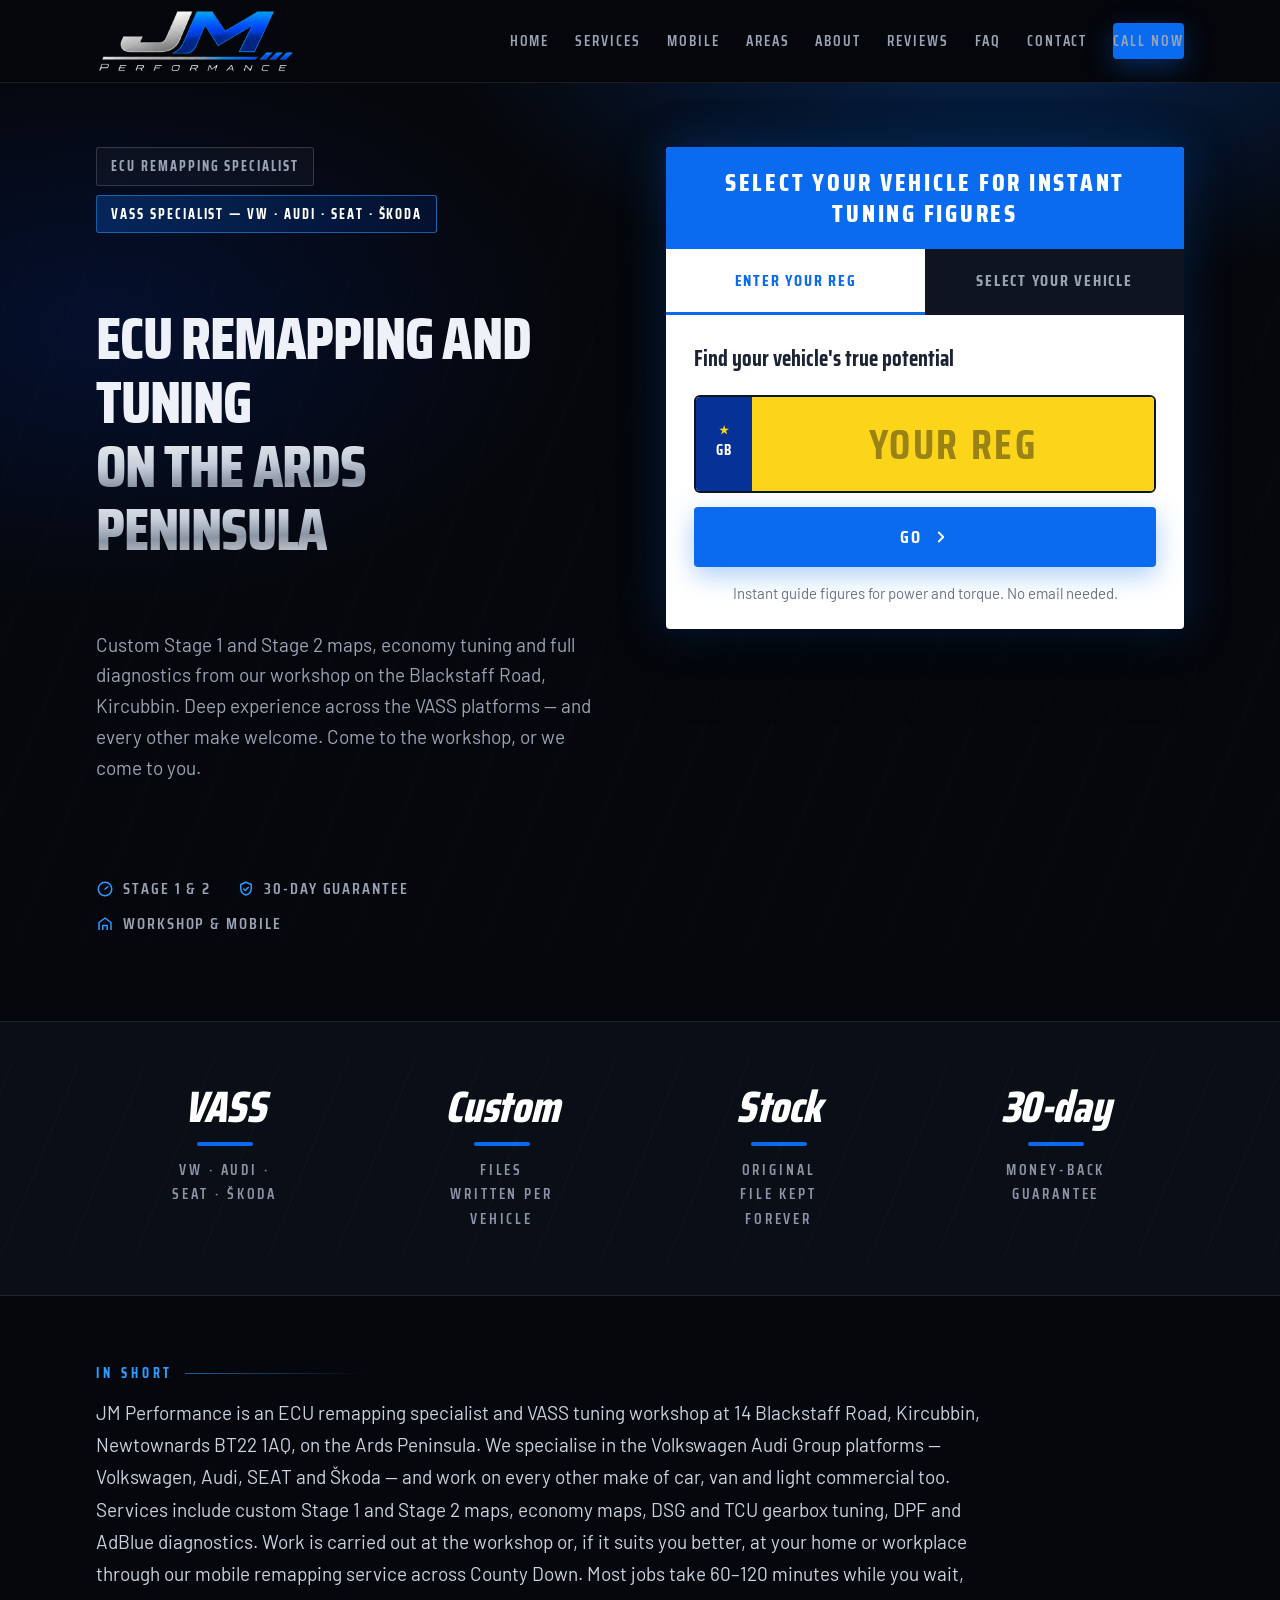
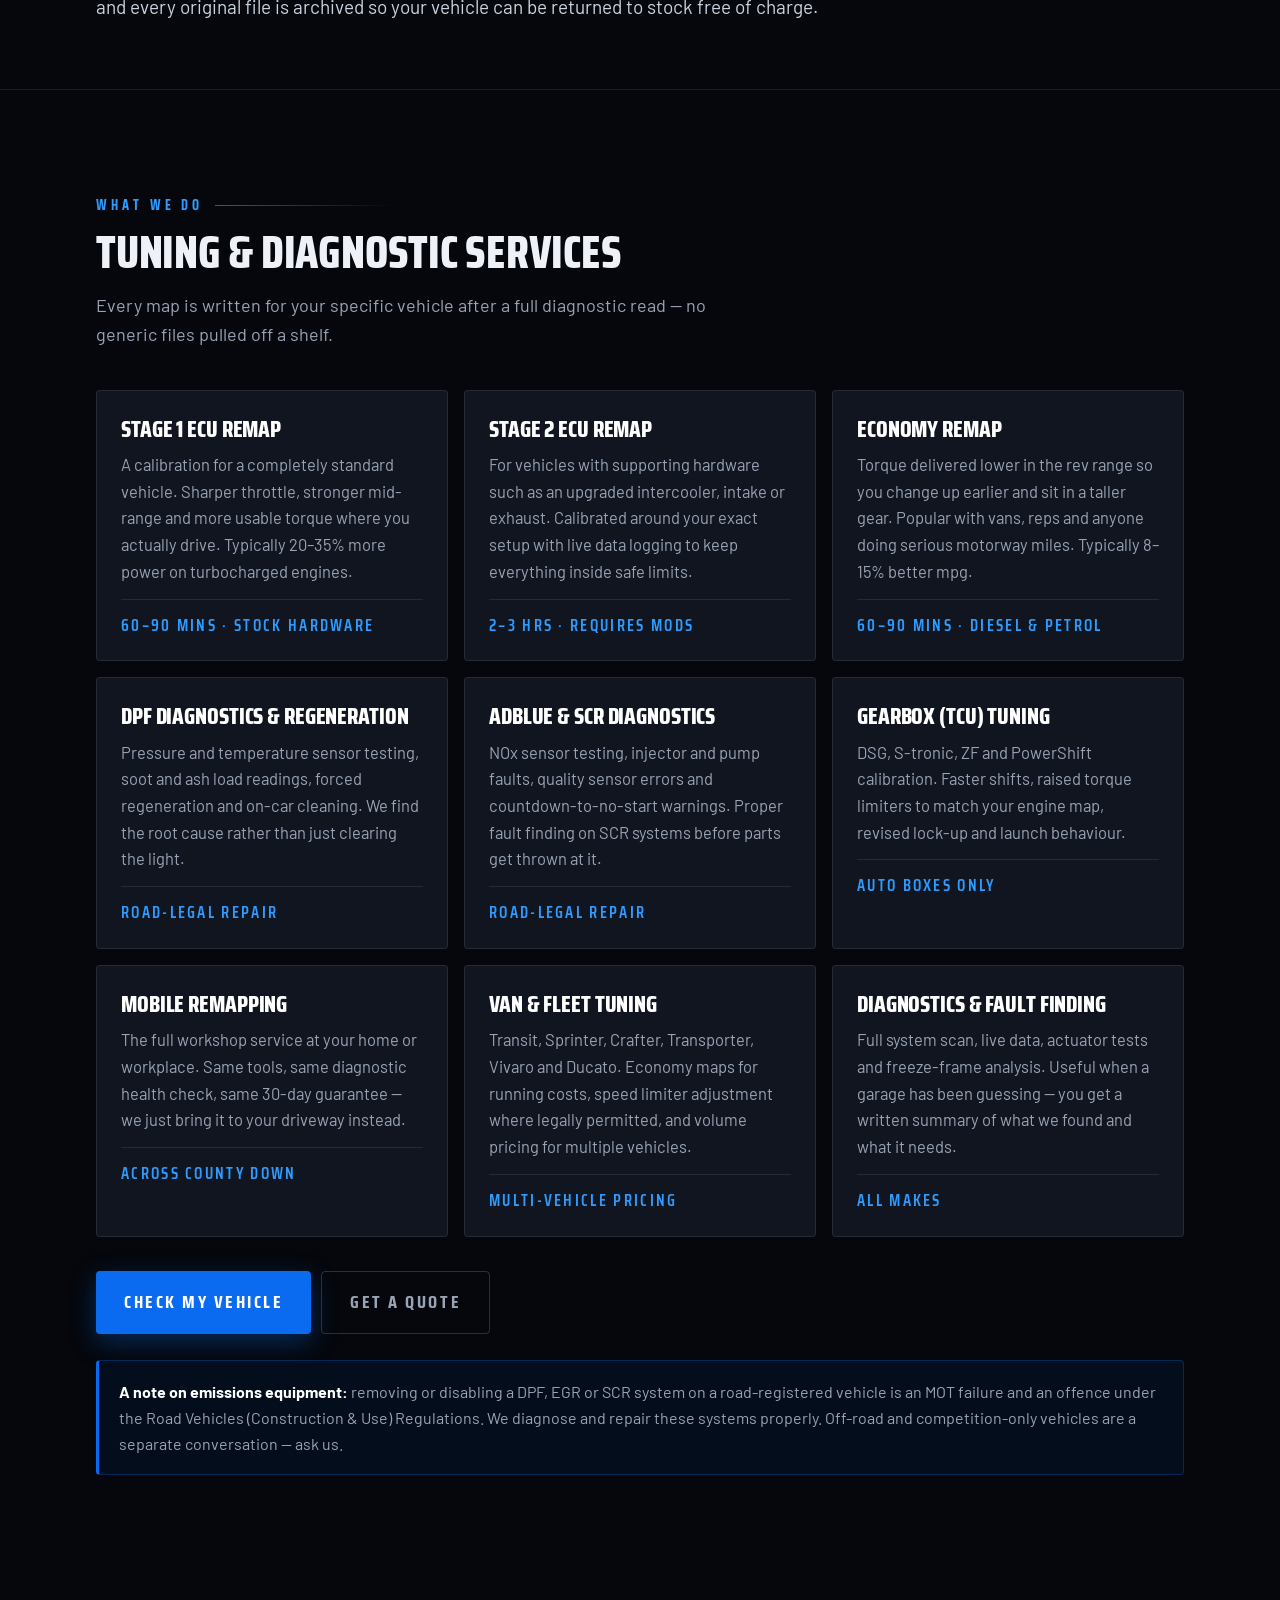
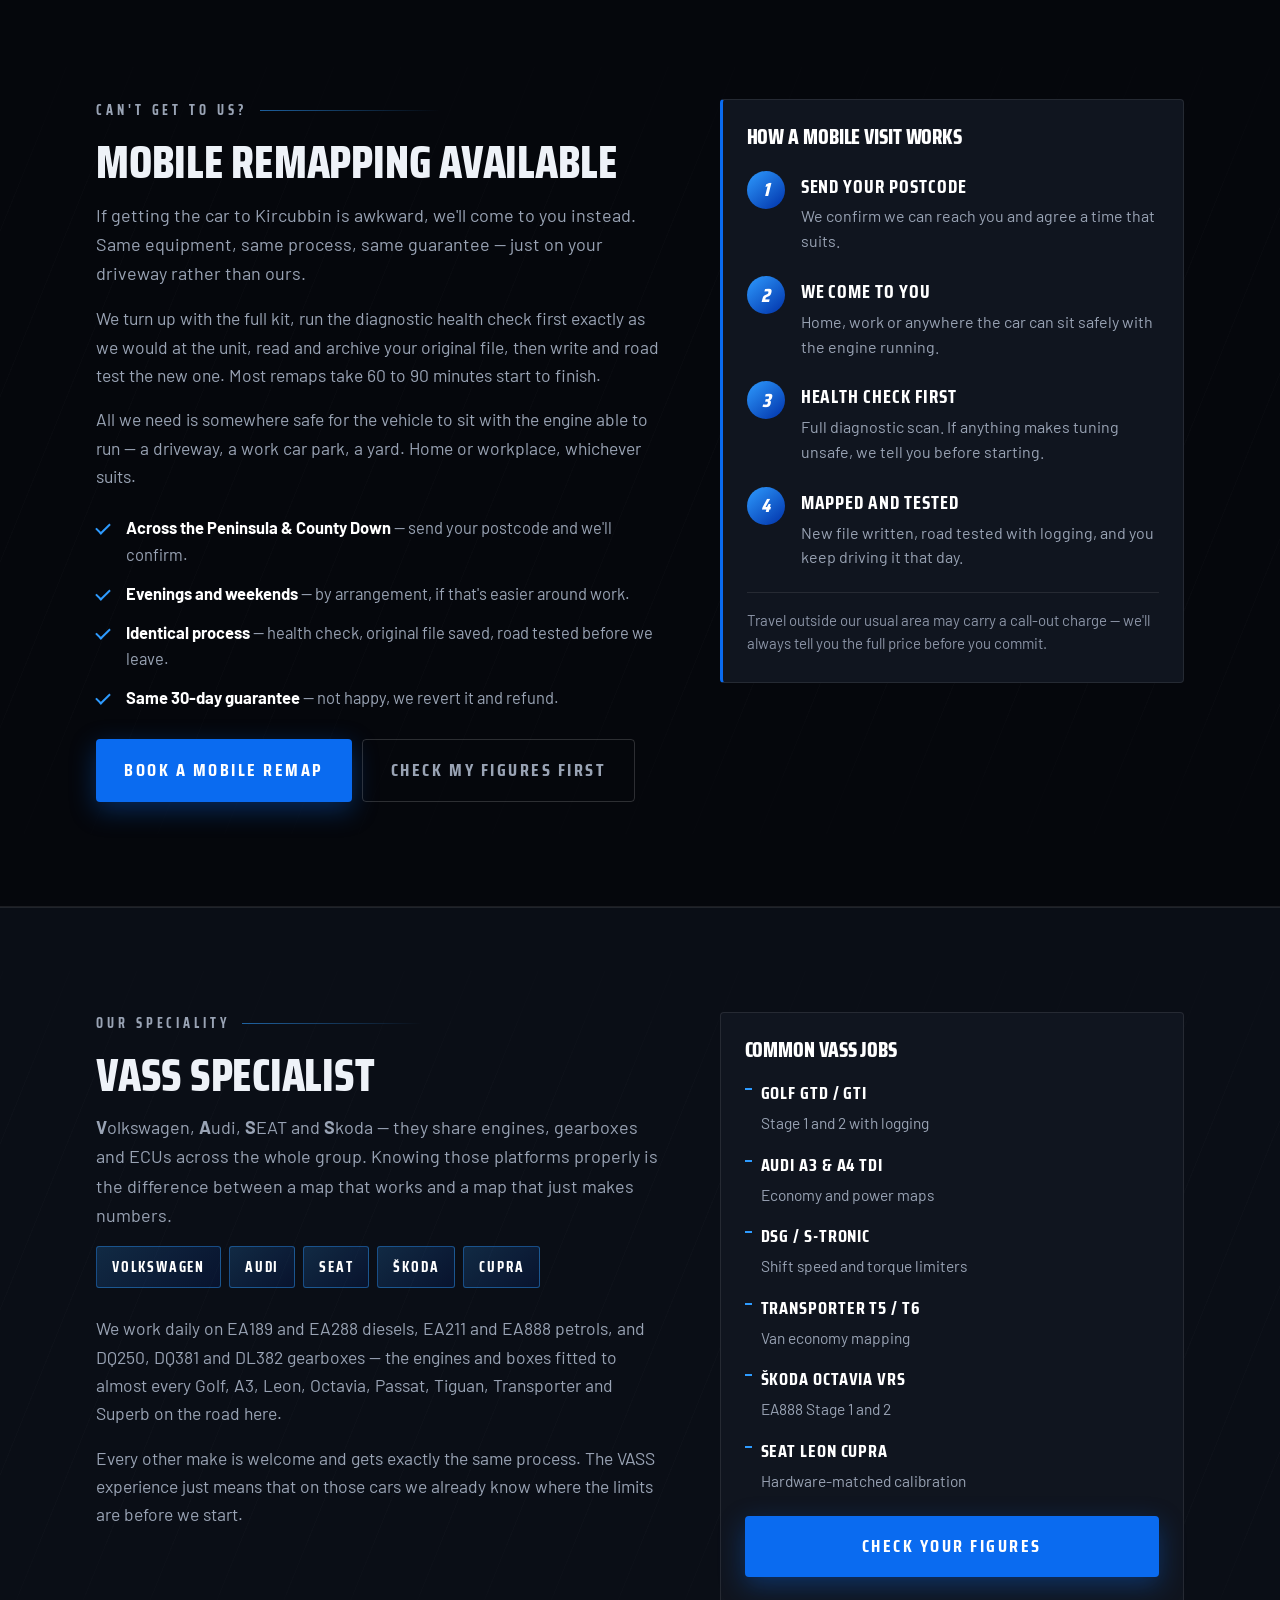
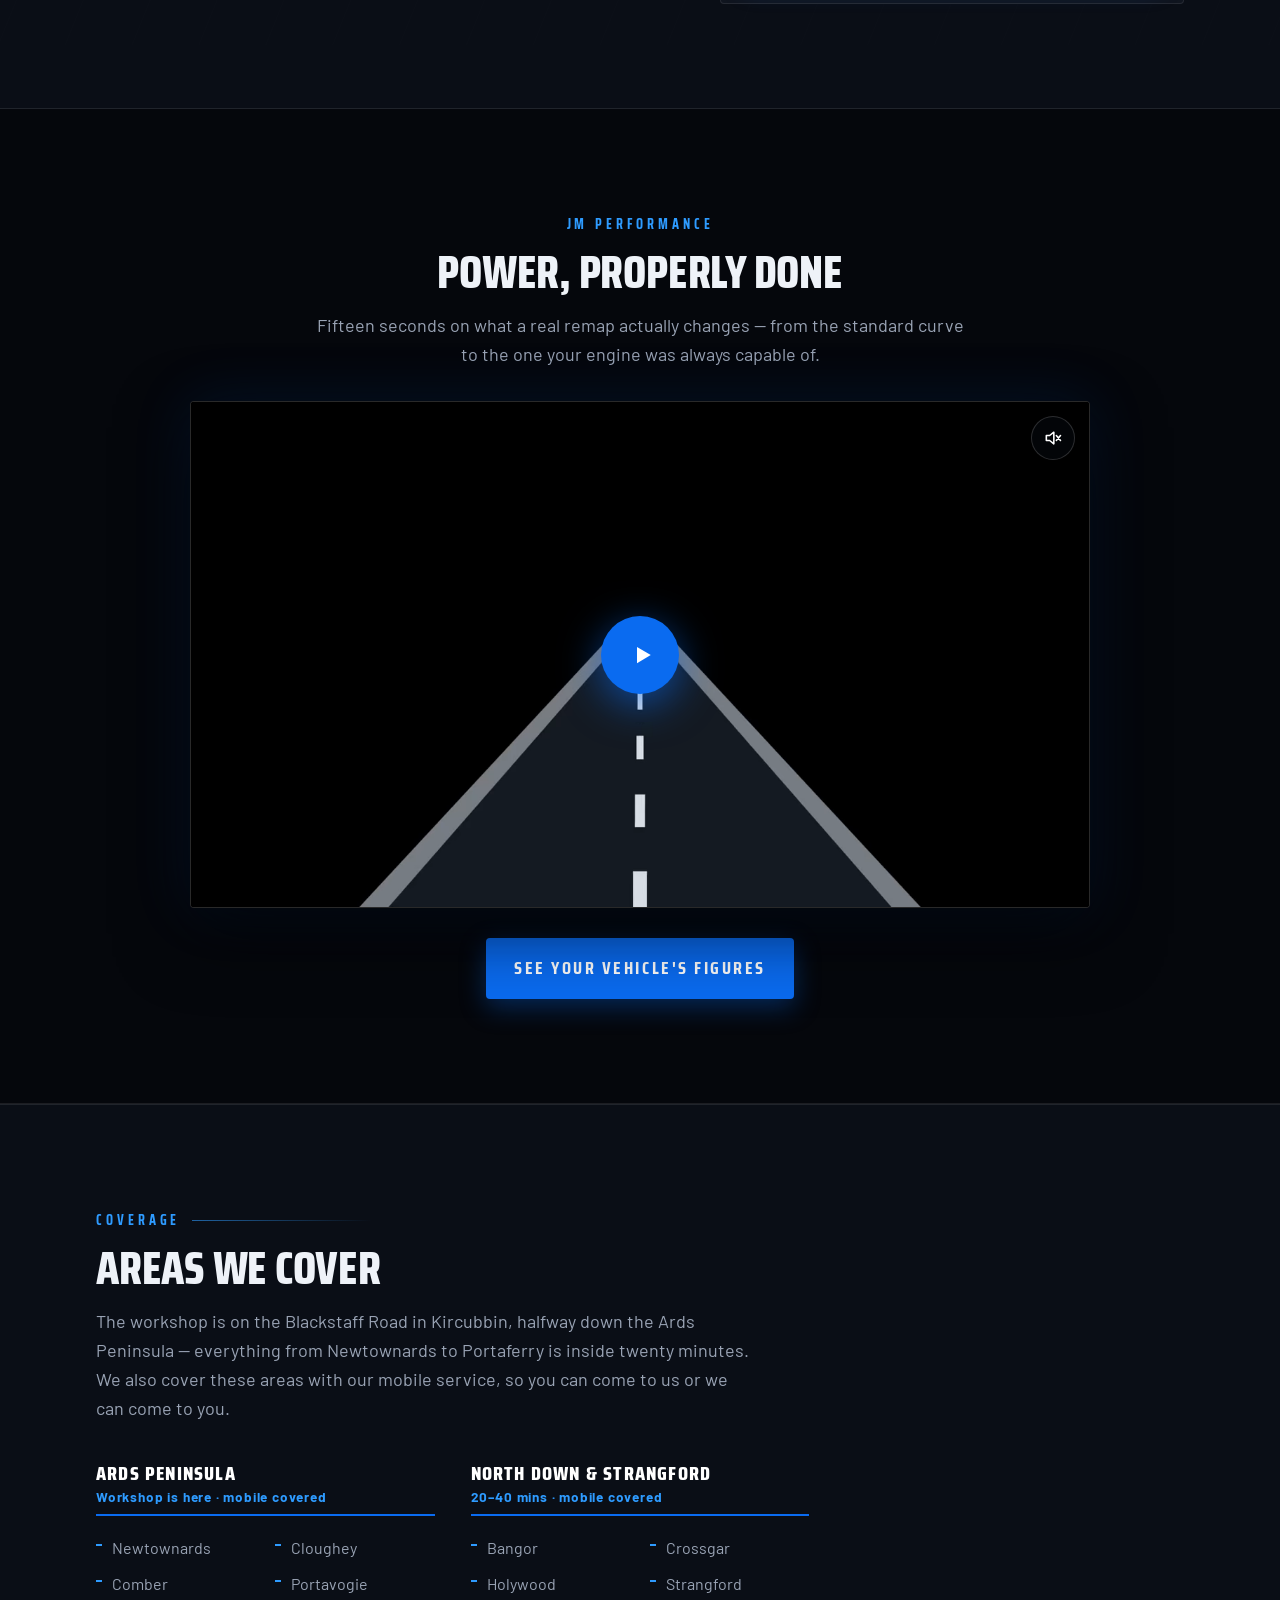
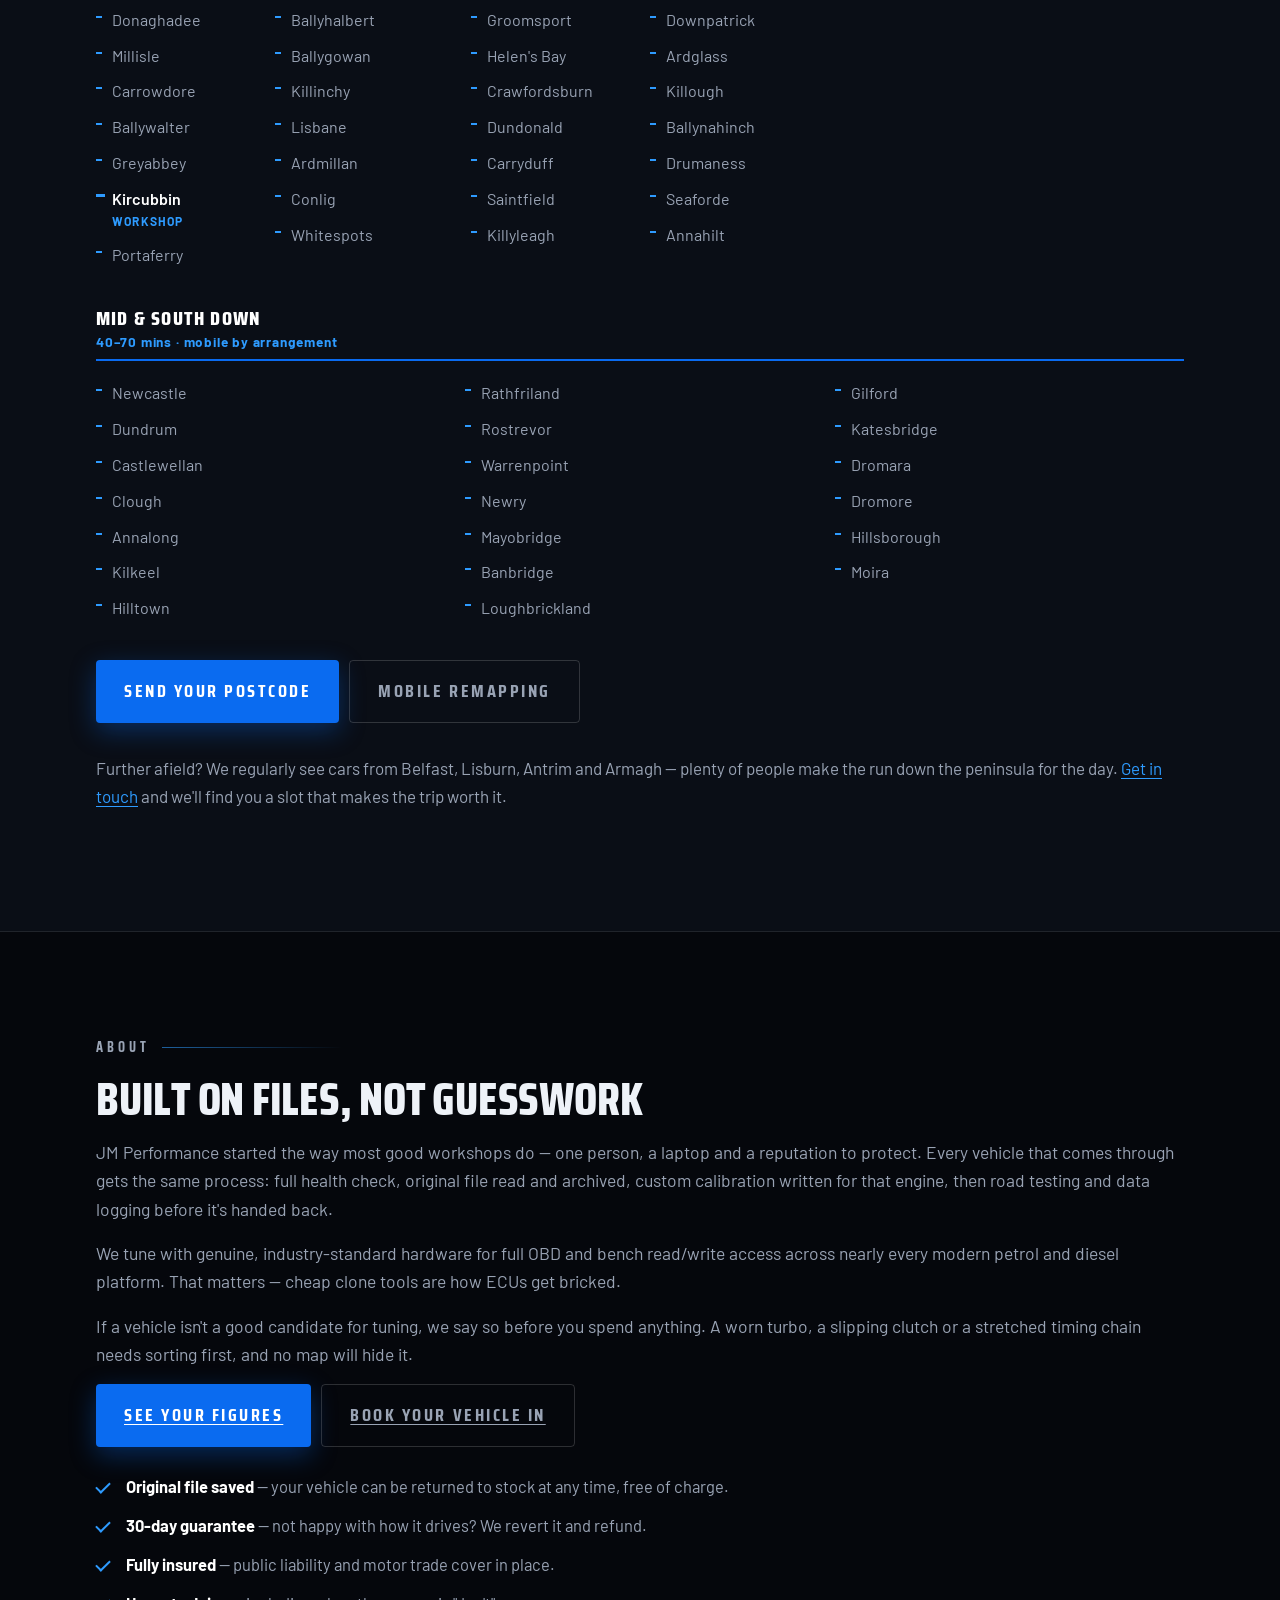
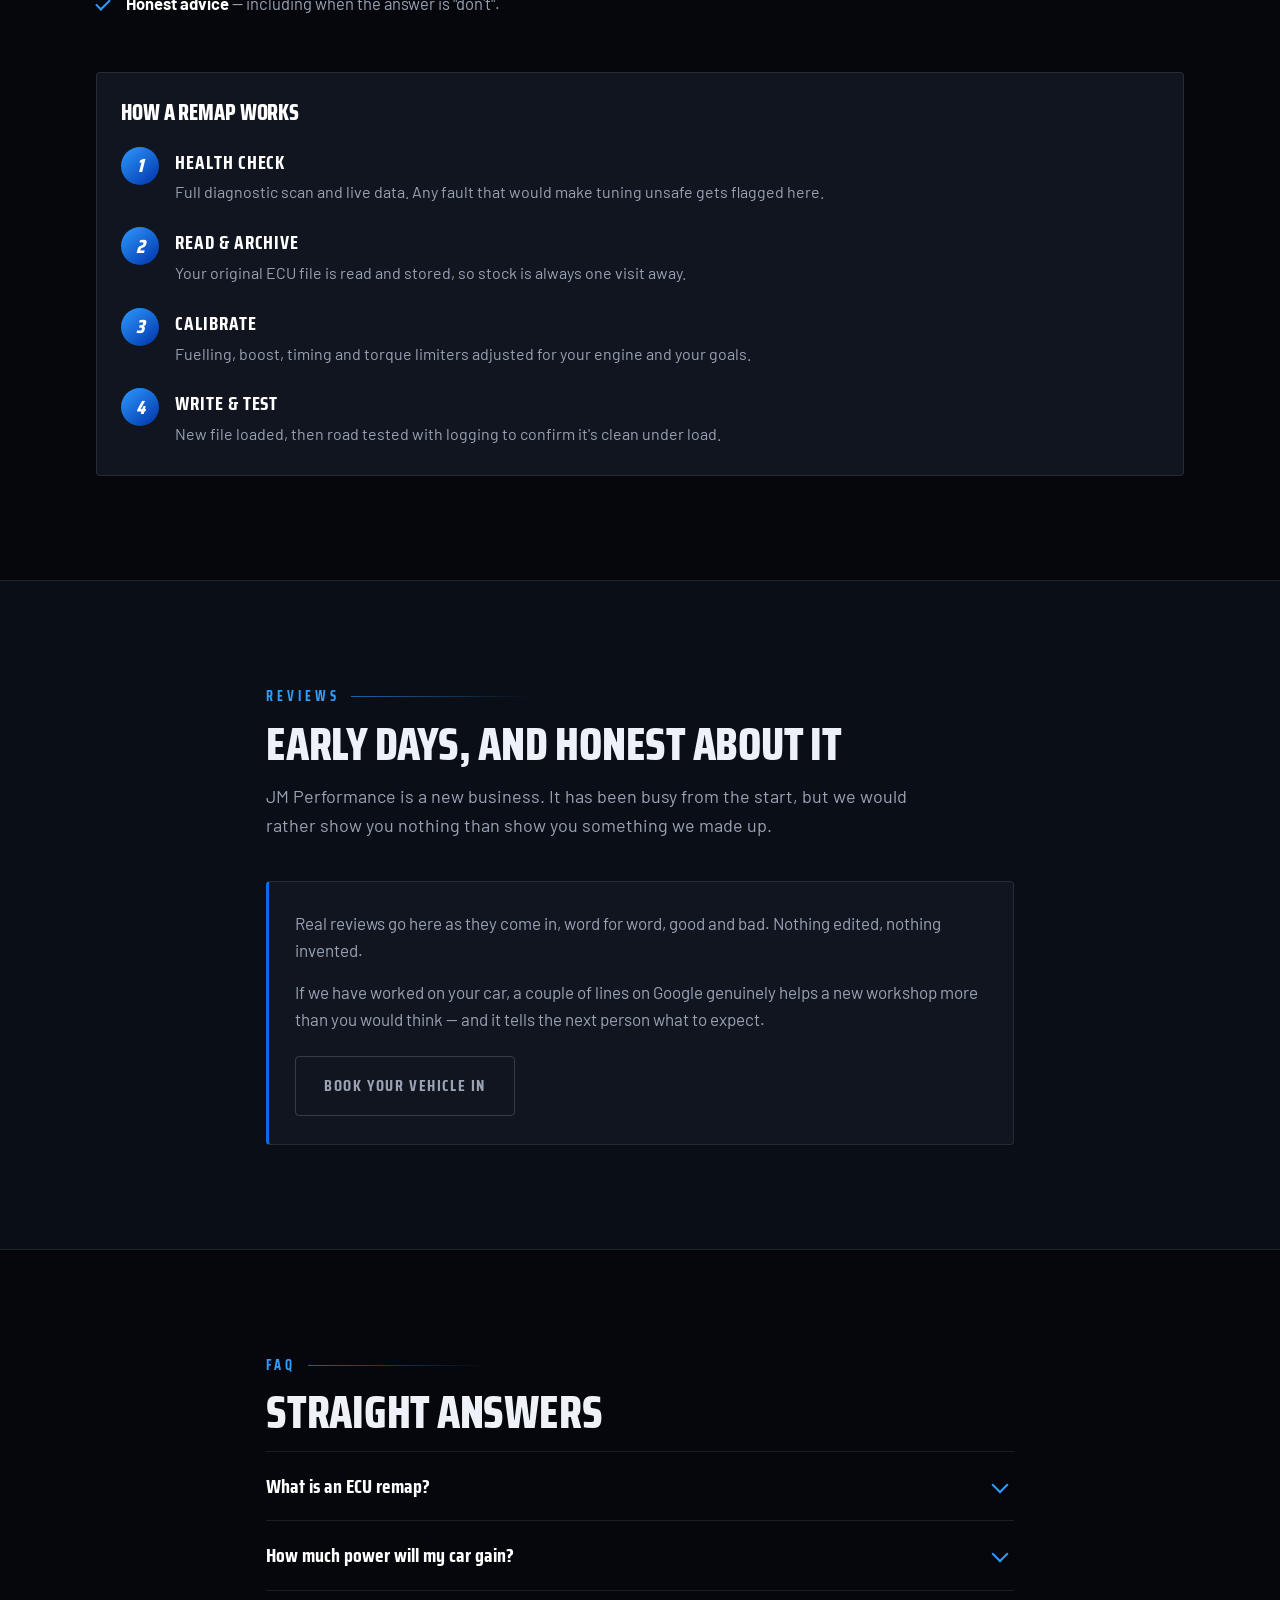
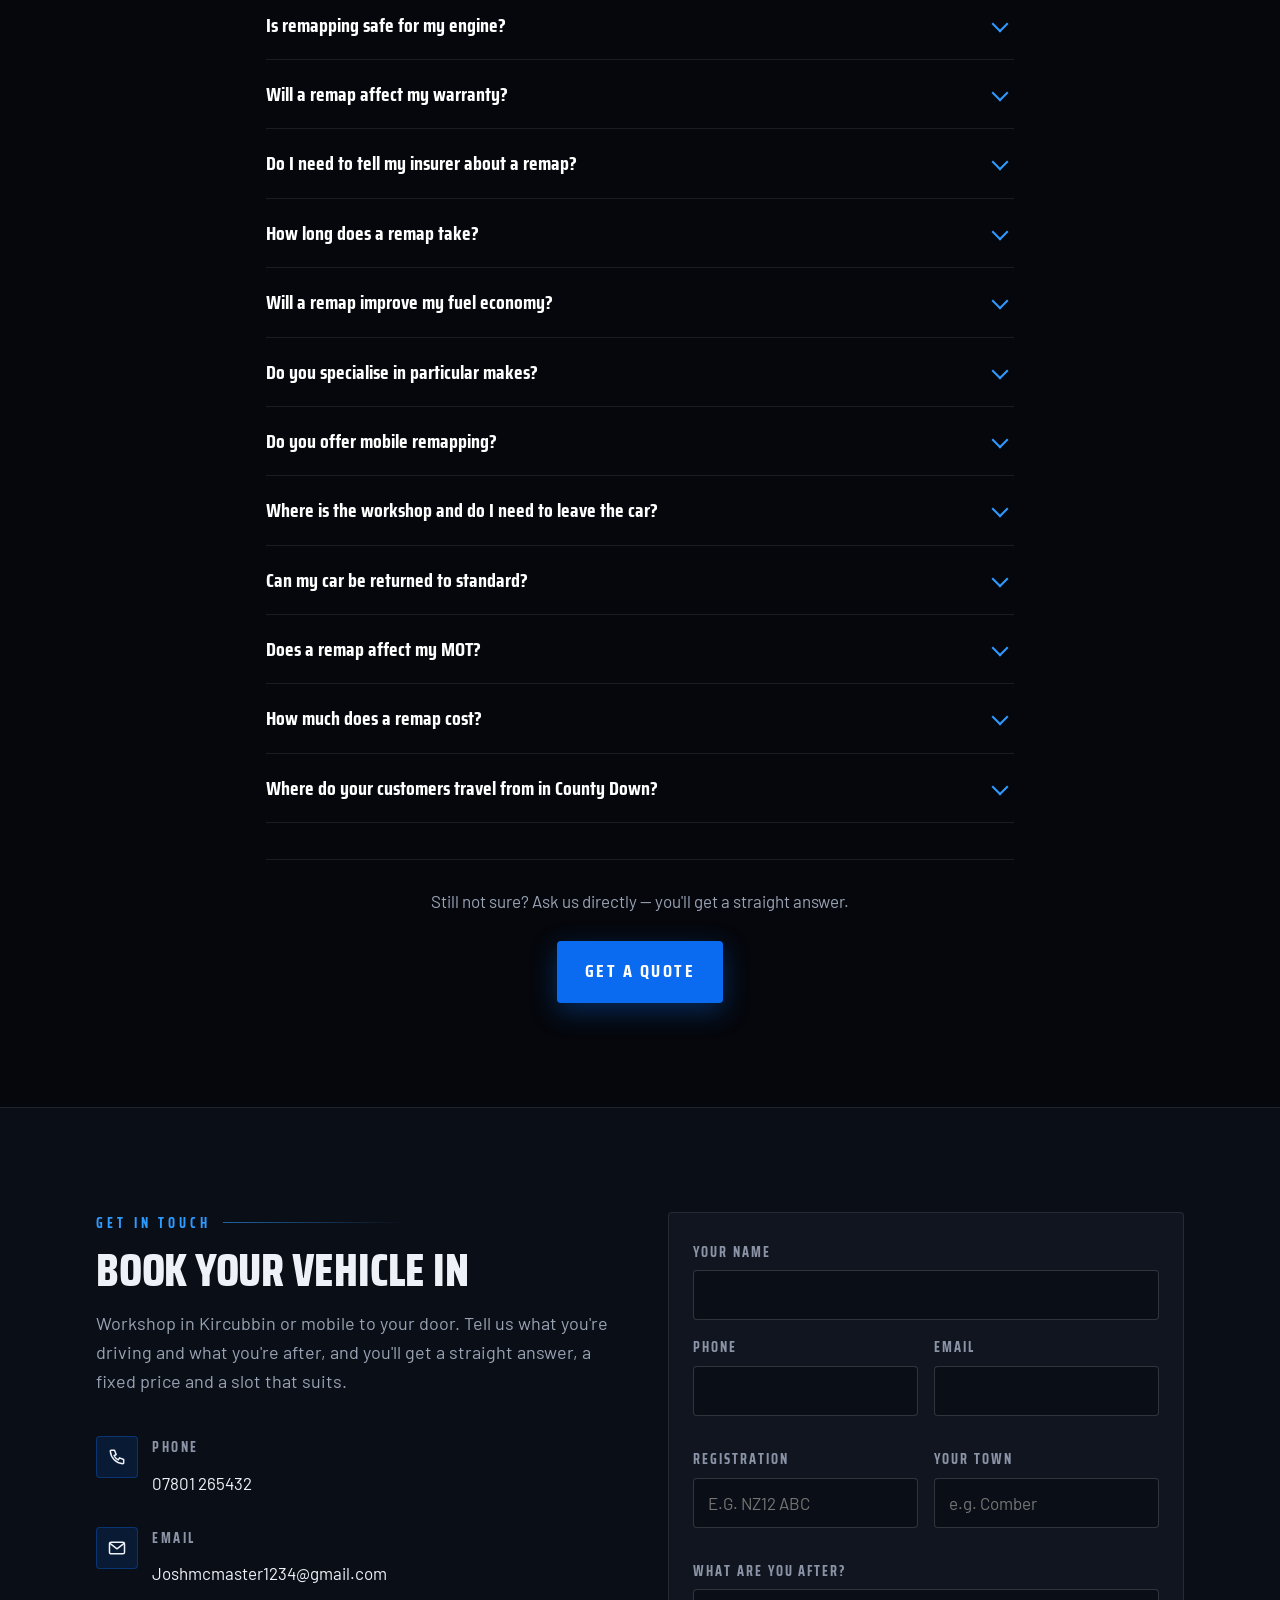
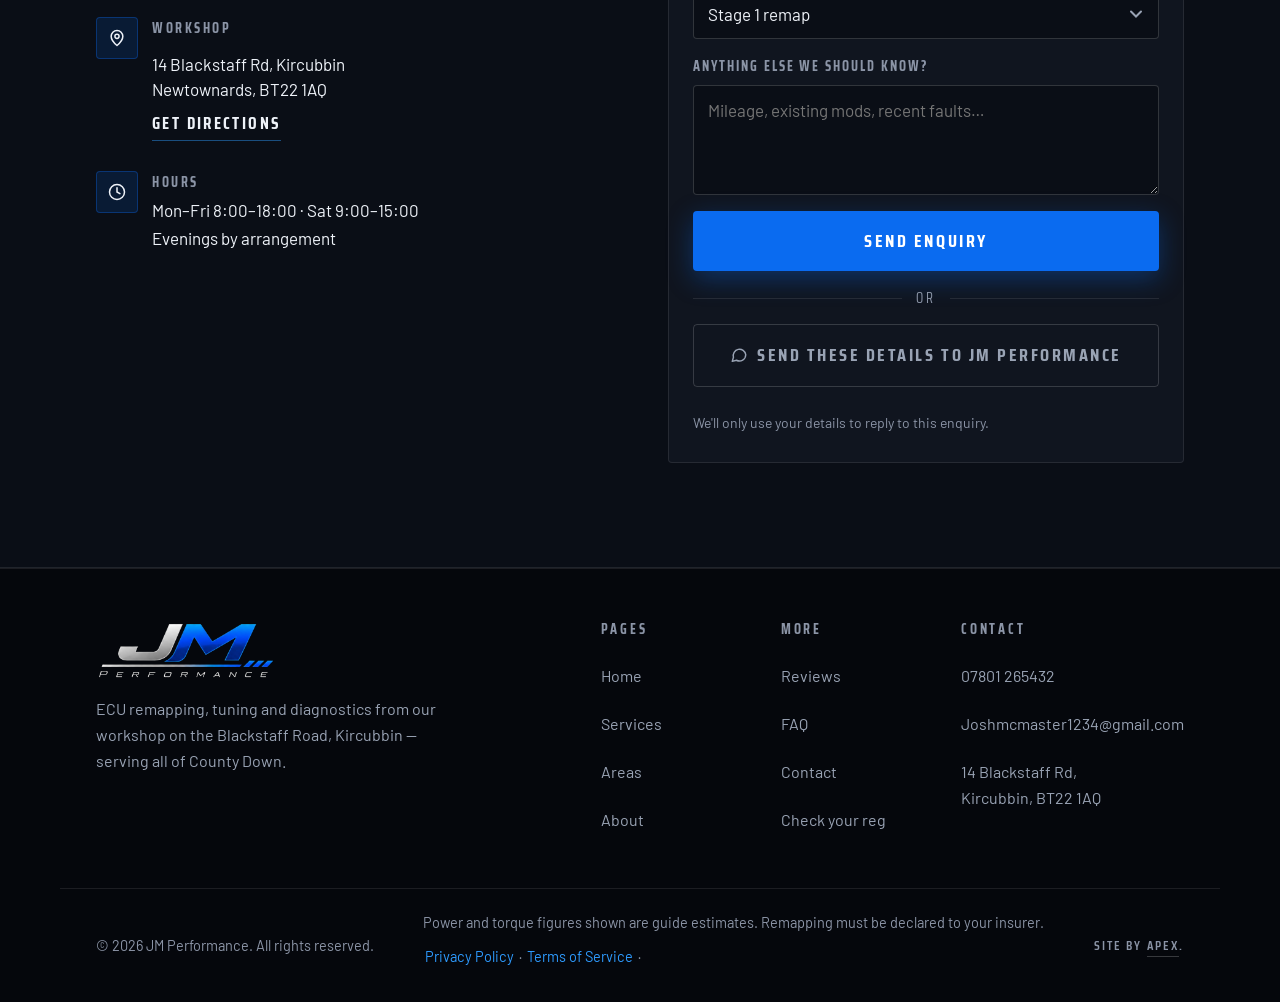
<file: index.html>
<!DOCTYPE html>
<html lang="en-GB">
<head>
<meta charset="utf-8">
<meta name="viewport" content="width=device-width, initial-scale=1, viewport-fit=cover">
<meta name="theme-color" content="#05070C">

<title>JM Performance | ECU Remapping &amp; Mobile Tuning — Kircubbin, County Down</title>
<meta name="description" content="ECU remapping in Kircubbin, County Down — at our workshop or mobile to you. Stage 1 &amp; 2 maps, economy tuning and diagnostics. Check your reg for instant figures.">
<link rel="canonical" href="https://jm-performance.co.uk/">
<meta name="robots" content="index, follow, max-snippet:-1, max-image-preview:large">
<meta name="geo.region" content="GB-NDN">
<meta name="geo.placename" content="Kircubbin, County Down">
<meta name="geo.position" content="54.4922;-5.5372">
<meta name="ICBM" content="54.4922, -5.5372">

<meta property="og:type" content="website">
<meta property="og:site_name" content="JM Performance">
<meta property="og:locale" content="en_GB">
<meta property="og:title" content="JM Performance | ECU Remapping &amp; VASS Specialist — Kircubbin, County Down">
<meta property="og:description" content="ECU remapping and VASS specialist in Kircubbin, County Down. Enter your reg for instant guide figures on power and torque.">
<meta property="og:url" content="https://jm-performance.co.uk/">
<meta property="og:image" content="https://jm-performance.co.uk/assets/img/jm-share.jpg">
<meta property="og:image:width" content="1200">
<meta property="og:image:height" content="630">
<meta property="og:image:alt" content="JM Performance — ECU remapping and VASS specialist, Kircubbin, County Down">
<meta name="twitter:card" content="summary_large_image">
<meta name="twitter:title" content="JM Performance | ECU Remapping &amp; VASS Specialist — Kircubbin">
<meta name="twitter:description" content="VASS specialist — VW, Audi, SEAT, Škoda. Enter your reg for instant power and torque figures.">
<meta name="twitter:image" content="https://jm-performance.co.uk/assets/img/jm-share.jpg">

<link rel="icon" href="assets/img/favicon.svg" type="image/svg+xml">
<link rel="icon" href="assets/img/jm-logo-sm.png" type="image/png">
<link rel="apple-touch-icon" href="assets/img/jm-logo.png">
<link rel="manifest" href="site.webmanifest">

<link rel="preconnect" href="https://fonts.googleapis.com">
<link rel="preconnect" href="https://fonts.gstatic.com" crossorigin>
<link rel="preload" as="image" href="assets/img/jm-logo.png">
<link rel="preload" as="style" href="https://fonts.googleapis.com/css2?family=Saira+Condensed:wght@500;600;700;800&family=Barlow:ital,wght@0,400;0,500;0,600;0,700;1,600&display=swap">
<link href="https://fonts.googleapis.com/css2?family=Saira+Condensed:wght@500;600;700;800&family=Barlow:ital,wght@0,400;0,500;0,600;0,700;1,600&display=swap" rel="stylesheet">
<link rel="stylesheet" href="assets/css/styles.css?v=11">
</head>
<body>

<!-- Loader — shown once per browsing session -->
<div class="loader" id="loader" role="status" aria-live="polite" aria-label="Loading JM Performance">
  <div class="loader-inner">
    <img src="assets/img/jm-logo.png" alt="" width="586" height="192" class="loader-logo">
    <span class="loader-rule" aria-hidden="true"></span>
    <p class="loader-tag">Remapping · Diagnostics · ECU Tuning</p>
    <p class="loader-url">jm-performance<span>.co.uk</span></p>
    <span class="loader-bar" aria-hidden="true"><i></i></span>
  </div>
</div>

<a class="skip-link" href="#main">Skip to content</a>

<!-- ═══════════ HEADER ═══════════ -->
<header class="site-header" id="siteHeader">
  <div class="wrap header-inner">
    <a href="#home" class="brand" aria-label="JM Performance — back to top">
      <img src="assets/img/jm-logo.png" alt="JM Performance" width="586" height="192" class="brand-mark" fetchpriority="high" decoding="async">
    </a>

    <nav class="nav-desktop" aria-label="Primary">
      <a href="#home">Home</a>
      <a href="#services">Services</a>
      <a href="#mobile">Mobile</a>
      <a href="#areas">Areas</a>
      <a href="#about">About</a>
      <a href="#reviews">Reviews</a>
      <a href="#faq">FAQ</a>
      <a href="#contact">Contact</a>
      <a href="tel:+447801265432" class="btn btn-primary btn-sm" data-phone-link>Call now</a>
    </nav>

    <button class="burger" id="burger" aria-label="Open menu" aria-expanded="false" aria-controls="mobileNav">
      <span></span><span></span><span></span>
    </button>
  </div>

  <nav class="nav-mobile" id="mobileNav" aria-label="Mobile" hidden>
    <a href="#home">Home</a>
    <a href="#services">Services</a>
    <a href="#mobile">Mobile remapping</a>
    <a href="#areas">Areas covered</a>
    <a href="#about">About</a>
    <a href="#reviews">Reviews</a>
    <a href="#faq">FAQ</a>
    <a href="#contact">Contact</a>
    <a href="tel:+447801265432" class="btn btn-primary nav-mobile-cta" data-phone-link>Call JM Performance</a>
  </nav>
</header>

<main id="main">

<!-- ═══════════ HERO + REG CHECKER ═══════════ -->
<section class="hero" id="home">
  <div class="hero-grain" aria-hidden="true"></div>
  <div class="hero-streaks" aria-hidden="true"></div>

  <div class="wrap hero-inner">
    <p class="spec-line">
      <span class="spec-tag">ECU Remapping Specialist</span>
      <span class="spec-tag is-vass">VASS Specialist — VW · Audi · SEAT · Škoda</span>
    </p>

    <h1 class="hero-h1">
      ECU remapping and tuning<br>
      <span class="chrome">on the Ards Peninsula</span>
    </h1>

    <p class="hero-sub">Custom Stage&nbsp;1 and Stage&nbsp;2 maps, economy tuning and full diagnostics from our workshop on the Blackstaff Road, Kircubbin. Deep experience across the VASS platforms — and every other make welcome. Come to the workshop, or we come to you.</p>

    <!-- ── Reg checker ── -->
    <div class="checker" id="checker">
      <div class="checker-banner">
        <h2>Select your vehicle for instant tuning figures</h2>
      </div>

      <div class="checker-tabs" role="tablist" aria-label="Vehicle lookup method">
        <button class="checker-tab is-active" role="tab" id="tab-reg" aria-selected="true" aria-controls="panel-reg" data-tab="reg">Enter your reg</button>
        <button class="checker-tab" role="tab" id="tab-select" aria-selected="false" aria-controls="panel-select" data-tab="select" tabindex="-1">Select your vehicle</button>
      </div>

      <!-- Reg panel -->
      <div class="checker-panel is-active" role="tabpanel" id="panel-reg" aria-labelledby="tab-reg">
        <p class="checker-lede">Find your vehicle's true potential</p>

        <div class="plate" id="plateWrap">
          <span class="plate-gb" aria-hidden="true"><span class="plate-stars">★</span>GB</span>
          <label for="regInput" class="sr-only">Vehicle registration number</label>
          <input id="regInput" class="plate-input" type="text" inputmode="latin" autocomplete="off"
                 autocapitalize="characters" spellcheck="false" maxlength="9"
                 placeholder="YOUR REG" aria-describedby="regHelp regError">
        </div>

        <button class="btn btn-primary btn-block" id="regGo" type="button">
          Go <svg viewBox="0 0 24 24" width="18" height="18" aria-hidden="true"><path d="M9 6l6 6-6 6" fill="none" stroke="currentColor" stroke-width="2.4" stroke-linecap="round" stroke-linejoin="round"/></svg>
        </button>

        <p class="checker-note" id="regHelp">Instant guide figures for power and torque. No email needed.</p>
        <p class="field-error" id="regError" role="alert" hidden></p>
      </div>

      <!-- Select panel -->
      <div class="checker-panel" role="tabpanel" id="panel-select" aria-labelledby="tab-select" hidden>
        <p class="checker-lede">Pick your make, model and engine</p>
        <div class="select-grid">
          <div class="field">
            <label for="selMake">Make</label>
            <select id="selMake"><option value="">Choose make…</option></select>
          </div>
          <div class="field">
            <label for="selModel">Model</label>
            <select id="selModel" disabled><option value="">Choose model…</option></select>
          </div>
          <div class="field field-wide">
            <label for="selEngine">Engine</label>
            <select id="selEngine" disabled><option value="">Choose engine…</option></select>
          </div>
        </div>
        <button class="btn btn-primary btn-block" id="selGo" type="button" disabled>
          Show my figures <svg viewBox="0 0 24 24" width="18" height="18" aria-hidden="true"><path d="M9 6l6 6-6 6" fill="none" stroke="currentColor" stroke-width="2.4" stroke-linecap="round" stroke-linejoin="round"/></svg>
        </button>
        <p class="checker-note">Full hybrids and EVs aren't listed — scope for tuning is limited, so <a href="#contact">ask us</a> and we'll tell you straight what's possible.</p>
      </div>

      <!-- Results -->
      <div class="checker-results" id="results" hidden aria-live="polite">
        <div class="result-head">
          <p class="result-eyebrow" id="resultReg"></p>
          <h3 id="resultVehicle"></h3>
        </div>

        <div class="result-table" id="resultTable"></div>

        <div class="result-extra" id="resultEconomy"></div>

        <div class="result-actions">
          <a href="#" class="btn btn-primary btn-block" id="bookMap" target="_blank" rel="noopener">
            <svg viewBox="0 0 24 24" width="18" height="18" aria-hidden="true"><path d="M21 11.5a8.4 8.4 0 01-12.3 7.5L3 20.5l1.6-5.5A8.4 8.4 0 1121 11.5z" fill="none" stroke="currentColor" stroke-width="1.9" stroke-linejoin="round"/></svg>
            <span id="bookMapLabel">Book this map</span>
          </a>
          <button class="btn btn-ghost btn-block" type="button" id="resetChecker">Check another vehicle</button>
        </div>
        <p class="result-alt">Rather not message? <a href="#contact" id="bookMapForm">Use the enquiry form instead</a> — your vehicle and figures are carried over.</p>
        <p class="result-disclaimer"><strong>Standard figures are the manufacturer's quoted output</strong> for that engine — check them against your V5C or handbook. Stage figures are guide estimates based on typical results for this engine family; your actual result depends on fuel quality, mechanical condition and any existing modifications. We confirm real numbers on the diagnostic read before any work starts. Spotted a figure that looks wrong for your car? <a href="#contact">Tell us</a> and we'll correct it.</p>
      </div>
    </div>

    <ul class="trust-chips">
      <li><svg viewBox="0 0 24 24" width="18" height="18" aria-hidden="true"><circle cx="12" cy="12" r="9" fill="none" stroke="currentColor" stroke-width="2"/><path d="M12 12l4-3" fill="none" stroke="currentColor" stroke-width="2" stroke-linecap="round"/></svg> Stage 1 &amp; 2</li>
      <li><svg viewBox="0 0 24 24" width="18" height="18" aria-hidden="true"><path d="M12 3l7 3v5c0 4.2-2.9 7.9-7 9-4.1-1.1-7-4.8-7-9V6z" fill="none" stroke="currentColor" stroke-width="2" stroke-linejoin="round"/><path d="M9 12l2 2 4-4" fill="none" stroke="currentColor" stroke-width="2" stroke-linecap="round" stroke-linejoin="round"/></svg> 30-day guarantee</li>
      <li><svg viewBox="0 0 24 24" width="18" height="18" aria-hidden="true"><path d="M4 20V10l8-6 8 6v10" fill="none" stroke="currentColor" stroke-width="2" stroke-linejoin="round"/><path d="M9 20v-6h6v6" fill="none" stroke="currentColor" stroke-width="2" stroke-linejoin="round"/></svg> Workshop &amp; mobile</li>
    </ul>
  </div>
</section>

<!-- ═══════════ STATS ═══════════ -->
<section class="stats" aria-label="JM Performance at a glance">
  <div class="hero-streaks stats-streaks" aria-hidden="true"></div>
  <div class="wrap stats-grid">
    <div class="stat"><span class="stat-num is-word">VASS</span><span class="stat-rule"></span><span class="stat-label">VW · Audi · SEAT · Škoda</span></div>
    <div class="stat"><span class="stat-num is-word">Custom</span><span class="stat-rule"></span><span class="stat-label">Files written per vehicle</span></div>
    <div class="stat"><span class="stat-num is-word">Stock</span><span class="stat-rule"></span><span class="stat-label">Original file kept forever</span></div>
    <div class="stat"><span class="stat-num is-word">30-day</span><span class="stat-rule"></span><span class="stat-label">Money-back guarantee</span></div>
  </div>
</section>

<!-- ═══════════ QUICK ANSWER (AEO) ═══════════ -->
<section class="answer-block" aria-label="Quick answer">
  <div class="wrap">
    <p class="eyebrow">In short</p>
    <p class="answer-text">JM Performance is an ECU remapping specialist and VASS tuning workshop at 14 Blackstaff Road, Kircubbin, Newtownards BT22&nbsp;1AQ, on the Ards Peninsula. We specialise in the Volkswagen Audi Group platforms — Volkswagen, Audi, SEAT and Škoda — and work on every other make of car, van and light commercial too. Services include custom Stage&nbsp;1 and Stage&nbsp;2 maps, economy maps, DSG and TCU gearbox tuning, DPF and AdBlue diagnostics. Work is carried out at the workshop or, if it suits you better, at your home or workplace through our mobile remapping service across County&nbsp;Down. Most jobs take 60–120&nbsp;minutes while you wait, and every original file is archived so your vehicle can be returned to stock free of charge.</p>
  </div>
</section>

<!-- ═══════════ SERVICES ═══════════ -->
<section class="section" id="services">
  <div class="wrap">
    <p class="eyebrow">What we do</p>
    <h2 class="section-h2">Tuning &amp; diagnostic services</h2>
    <p class="section-lede">Every map is written for your specific vehicle after a full diagnostic read — no generic files pulled off a shelf.</p>

    <div class="cards">
      <article class="card">
        <h3>Stage 1 ECU remap</h3>
        <p>A calibration for a completely standard vehicle. Sharper throttle, stronger mid-range and more usable torque where you actually drive. Typically 20–35% more power on turbocharged engines.</p>
        <p class="card-meta">60–90 mins · Stock hardware</p>
      </article>
      <article class="card">
        <h3>Stage 2 ECU remap</h3>
        <p>For vehicles with supporting hardware such as an upgraded intercooler, intake or exhaust. Calibrated around your exact setup with live data logging to keep everything inside safe limits.</p>
        <p class="card-meta">2–3 hrs · Requires mods</p>
      </article>
      <article class="card">
        <h3>Economy remap</h3>
        <p>Torque delivered lower in the rev range so you change up earlier and sit in a taller gear. Popular with vans, reps and anyone doing serious motorway miles. Typically 8–15% better mpg.</p>
        <p class="card-meta">60–90 mins · Diesel &amp; petrol</p>
      </article>
      <article class="card">
        <h3>DPF diagnostics &amp; regeneration</h3>
        <p>Pressure and temperature sensor testing, soot and ash load readings, forced regeneration and on-car cleaning. We find the root cause rather than just clearing the light.</p>
        <p class="card-meta">Road-legal repair</p>
      </article>
      <article class="card">
        <h3>AdBlue &amp; SCR diagnostics</h3>
        <p>NOx sensor testing, injector and pump faults, quality sensor errors and countdown-to-no-start warnings. Proper fault finding on SCR systems before parts get thrown at it.</p>
        <p class="card-meta">Road-legal repair</p>
      </article>
      <article class="card">
        <h3>Gearbox (TCU) tuning</h3>
        <p>DSG, S-tronic, ZF and PowerShift calibration. Faster shifts, raised torque limiters to match your engine map, revised lock-up and launch behaviour.</p>
        <p class="card-meta">Auto boxes only</p>
      </article>
      <article class="card">
        <h3>Mobile remapping</h3>
        <p>The full workshop service at your home or workplace. Same tools, same diagnostic health check, same 30-day guarantee — we just bring it to your driveway instead.</p>
        <p class="card-meta">Across County Down</p>
      </article>
      <article class="card">
        <h3>Van &amp; fleet tuning</h3>
        <p>Transit, Sprinter, Crafter, Transporter, Vivaro and Ducato. Economy maps for running costs, speed limiter adjustment where legally permitted, and volume pricing for multiple vehicles.</p>
        <p class="card-meta">Multi-vehicle pricing</p>
      </article>
      <article class="card">
        <h3>Diagnostics &amp; fault finding</h3>
        <p>Full system scan, live data, actuator tests and freeze-frame analysis. Useful when a garage has been guessing — you get a written summary of what we found and what it needs.</p>
        <p class="card-meta">All makes</p>
      </article>
    </div>

    <p class="section-cta">
      <a href="#checker" class="btn btn-primary">Check my vehicle</a>
      <a href="#contact" class="btn btn-ghost">Get a quote</a>
    </p>

    <p class="compliance-note"><strong>A note on emissions equipment:</strong> removing or disabling a DPF, EGR or SCR system on a road-registered vehicle is an MOT failure and an offence under the Road Vehicles (Construction &amp; Use) Regulations. We diagnose and repair these systems properly. Off-road and competition-only vehicles are a separate conversation — ask us.</p>
  </div>
</section>

<!-- ═══════════ MOBILE REMAPPING ═══════════ -->
<section class="section mobile-sec" id="mobile" aria-labelledby="mobile-h2">
  <div class="hero-streaks" aria-hidden="true"></div>
  <div class="wrap mobile-wrap">
    <div class="mobile-copy">
      <p class="eyebrow">Can't get to us?</p>
      <h2 class="section-h2" id="mobile-h2">Mobile remapping available</h2>
      <p class="section-lede">If getting the car to Kircubbin is awkward, we'll come to you instead. Same equipment, same process, same guarantee — just on your driveway rather than ours.</p>

      <p>We turn up with the full kit, run the diagnostic health check first exactly as we would at the unit, read and archive your original file, then write and road test the new one. Most remaps take 60 to 90 minutes start to finish.</p>
      <p>All we need is somewhere safe for the vehicle to sit with the engine able to run — a driveway, a work car park, a yard. Home or workplace, whichever suits.</p>

      <ul class="mobile-points">
        <li><strong>Across the Peninsula &amp; County Down</strong> — send your postcode and we'll confirm.</li>
        <li><strong>Evenings and weekends</strong> — by arrangement, if that's easier around work.</li>
        <li><strong>Identical process</strong> — health check, original file saved, road tested before we leave.</li>
        <li><strong>Same 30-day guarantee</strong> — not happy, we revert it and refund.</li>
      </ul>

      <div class="mobile-cta">
        <a href="#contact" class="btn btn-primary">Book a mobile remap</a>
        <a href="#checker" class="btn btn-ghost">Check my figures first</a>
      </div>
    </div>

    <aside class="mobile-panel">
      <h3>How a mobile visit works</h3>
      <ol class="process">
        <li><span class="step-n">1</span><div><strong>Send your postcode</strong><p>We confirm we can reach you and agree a time that suits.</p></div></li>
        <li><span class="step-n">2</span><div><strong>We come to you</strong><p>Home, work or anywhere the car can sit safely with the engine running.</p></div></li>
        <li><span class="step-n">3</span><div><strong>Health check first</strong><p>Full diagnostic scan. If anything makes tuning unsafe, we tell you before starting.</p></div></li>
        <li><span class="step-n">4</span><div><strong>Mapped and tested</strong><p>New file written, road tested with logging, and you keep driving it that day.</p></div></li>
      </ol>
      <p class="mobile-note">Travel outside our usual area may carry a call-out charge — we'll always tell you the full price before you commit.</p>
    </aside>
  </div>
</section>

<!-- ═══════════ VASS SPECIALIST ═══════════ -->
<section class="section vass-section" id="vass">
  <div class="hero-streaks" aria-hidden="true"></div>
  <div class="wrap vass-wrap">
    <div class="vass-copy">
      <p class="eyebrow">Our speciality</p>
      <h2 class="section-h2">VASS specialist</h2>
      <p class="section-lede"><strong>V</strong>olkswagen, <strong>A</strong>udi, <strong>S</strong>EAT and <strong>S</strong>koda — they share engines, gearboxes and ECUs across the whole group. Knowing those platforms properly is the difference between a map that works and a map that just makes numbers.</p>

      <ul class="vass-brands">
        <li>Volkswagen</li><li>Audi</li><li>SEAT</li><li>Škoda</li><li>Cupra</li>
      </ul>

      <p>We work daily on EA189 and EA288 diesels, EA211 and EA888 petrols, and DQ250, DQ381 and DL382 gearboxes — the engines and boxes fitted to almost every Golf, A3, Leon, Octavia, Passat, Tiguan, Transporter and Superb on the road here.</p>
      <p>Every other make is welcome and gets exactly the same process. The VASS experience just means that on those cars we already know where the limits are before we start.</p>
    </div>

    <aside class="vass-panel">
      <h3>Common VASS jobs</h3>
      <ul class="vass-list">
        <li><strong>Golf GTD / GTI</strong><span>Stage 1 and 2 with logging</span></li>
        <li><strong>Audi A3 &amp; A4 TDI</strong><span>Economy and power maps</span></li>
        <li><strong>DSG / S-tronic</strong><span>Shift speed and torque limiters</span></li>
        <li><strong>Transporter T5 / T6</strong><span>Van economy mapping</span></li>
        <li><strong>Škoda Octavia vRS</strong><span>EA888 Stage 1 and 2</span></li>
        <li><strong>SEAT Leon Cupra</strong><span>Hardware-matched calibration</span></li>
      </ul>
      <a href="#checker" class="btn btn-primary btn-block">Check your figures</a>
    </aside>
  </div>
</section>

<!-- ═══════════ FILM ═══════════ -->
<section class="film" id="film" aria-labelledby="film-h2">
  <div class="wrap film-wrap">
    <p class="eyebrow">JM Performance</p>
    <h2 class="section-h2" id="film-h2">Power, properly done</h2>
    <p class="section-lede">Fifteen seconds on what a real remap actually changes — from the standard curve to the one your engine was always capable of.</p>

    <figure class="film-frame">
      <video
        id="introVideo"
        class="film-video"
        poster="assets/video/jm-intro-poster.jpg?v=11"
        preload="metadata"
        muted
        loop
        playsinline
        aria-label="JM Performance brand film: a road, a rising power curve, a car, a turbocharger and the JM Performance logo">
        <source src="assets/video/jm-intro.webm?v=11" type="video/webm">
        <source src="assets/video/jm-intro.mp4?v=11" type="video/mp4">
        <p>Your browser can't play this video. <a href="assets/video/jm-intro.mp4">Download it instead</a>.</p>
      </video>

      <button class="film-play" id="filmPlay" type="button" aria-label="Play the JM Performance film">
        <svg viewBox="0 0 24 24" width="30" height="30" aria-hidden="true"><path d="M8 5.5v13l11-6.5z" fill="currentColor"/></svg>
      </button>

      <button class="film-sound" id="filmSound" type="button" aria-label="Unmute the film" hidden>
        <svg viewBox="0 0 24 24" width="20" height="20" aria-hidden="true" class="ic-off"><path d="M4 9v6h4l5 4V5L8 9H4z" fill="none" stroke="currentColor" stroke-width="1.9" stroke-linejoin="round"/><path d="M16 9l5 6M21 9l-5 6" stroke="currentColor" stroke-width="1.9" stroke-linecap="round"/></svg>
        <svg viewBox="0 0 24 24" width="20" height="20" aria-hidden="true" class="ic-on"><path d="M4 9v6h4l5 4V5L8 9H4z" fill="none" stroke="currentColor" stroke-width="1.9" stroke-linejoin="round"/><path d="M16.5 8.5a5 5 0 010 7M19 6a8.5 8.5 0 010 12" fill="none" stroke="currentColor" stroke-width="1.9" stroke-linecap="round"/></svg>
      </button>
    </figure>

    <p class="film-cta"><a href="#checker" class="btn btn-primary">See your vehicle's figures</a></p>
  </div>
</section>

<!-- ═══════════ AREAS ═══════════ -->
<section class="section section-alt" id="areas">
  <div class="wrap">
    <p class="eyebrow">Coverage</p>
    <h2 class="section-h2">Areas we cover</h2>
    <p class="section-lede">The workshop is on the Blackstaff Road in Kircubbin, halfway down the Ards Peninsula — everything from Newtownards to Portaferry is inside twenty minutes. We also cover these areas with our mobile service, so you can come to us or we can come to you.</p>

    <div class="areas-grid">
      <div class="area-col">
        <h3>Ards Peninsula <span class="area-time">Workshop is here · mobile covered</span></h3>
        <ul class="area-list">
          <li>Newtownards</li><li>Comber</li><li>Donaghadee</li><li>Millisle</li>
          <li>Carrowdore</li><li>Ballywalter</li><li>Greyabbey</li><li class="is-here">Kircubbin<small>Workshop</small></li>
          <li>Portaferry</li><li>Cloughey</li><li>Portavogie</li><li>Ballyhalbert</li>
          <li>Ballygowan</li><li>Killinchy</li><li>Lisbane</li><li>Ardmillan</li>
          <li>Conlig</li><li>Whitespots</li>
        </ul>
      </div>
      <div class="area-col">
        <h3>North Down &amp; Strangford <span class="area-time">20–40 mins · mobile covered</span></h3>
        <ul class="area-list">
          <li>Bangor</li><li>Holywood</li><li>Groomsport</li><li>Helen's Bay</li>
          <li>Crawfordsburn</li><li>Dundonald</li><li>Carryduff</li><li>Saintfield</li>
          <li>Killyleagh</li><li>Crossgar</li><li>Strangford</li><li>Downpatrick</li>
          <li>Ardglass</li><li>Killough</li><li>Ballynahinch</li><li>Drumaness</li>
          <li>Seaforde</li><li>Annahilt</li>
        </ul>
      </div>
      <div class="area-col">
        <h3>Mid &amp; South Down <span class="area-time">40–70 mins · mobile by arrangement</span></h3>
        <ul class="area-list">
          <li>Newcastle</li><li>Dundrum</li><li>Castlewellan</li><li>Clough</li>
          <li>Annalong</li><li>Kilkeel</li><li>Hilltown</li><li>Rathfriland</li>
          <li>Rostrevor</li><li>Warrenpoint</li><li>Newry</li><li>Mayobridge</li>
          <li>Banbridge</li><li>Loughbrickland</li><li>Gilford</li><li>Katesbridge</li>
          <li>Dromara</li><li>Dromore</li><li>Hillsborough</li><li>Moira</li>
        </ul>
      </div>
    </div>

    <p class="section-cta">
      <a href="#contact" class="btn btn-primary">Send your postcode</a>
      <a href="#mobile" class="btn btn-ghost">Mobile remapping</a>
    </p>

    <p class="areas-outside">Further afield? We regularly see cars from Belfast, Lisburn, Antrim and Armagh — plenty of people make the run down the peninsula for the day. <a href="#contact">Get in touch</a> and we'll find you a slot that makes the trip worth it.</p>
  </div>
</section>

<!-- ═══════════ ABOUT ═══════════ -->
<section class="section" id="about">
  <div class="wrap about-wrap">
    <div class="about-copy">
      <p class="eyebrow">About</p>
      <h2 class="section-h2">Built on files, not guesswork</h2>
      <p>JM Performance started the way most good workshops do — one person, a laptop and a reputation to protect. Every vehicle that comes through gets the same process: full health check, original file read and archived, custom calibration written for that engine, then road testing and data logging before it's handed back.</p>
      <p>We tune with genuine, industry-standard hardware for full OBD and bench read/write access across nearly every modern petrol and diesel platform. That matters — cheap clone tools are how ECUs get bricked.</p>
      <p>If a vehicle isn't a good candidate for tuning, we say so before you spend anything. A worn turbo, a slipping clutch or a stretched timing chain needs sorting first, and no map will hide it.</p>

      <p class="section-cta about-cta">
        <a href="#checker" class="btn btn-primary">See your figures</a>
        <a href="#contact" class="btn btn-ghost">Book your vehicle in</a>
      </p>

      <ul class="about-points">
        <li><strong>Original file saved</strong> — your vehicle can be returned to stock at any time, free of charge.</li>
        <li><strong>30-day guarantee</strong> — not happy with how it drives? We revert it and refund.</li>
        <li><strong>Fully insured</strong> — public liability and motor trade cover in place.</li>
        <li><strong>Honest advice</strong> — including when the answer is "don't".</li>
      </ul>
    </div>

    <aside class="about-panel">
      <h3>How a remap works</h3>
      <ol class="process">
        <li><span class="step-n">1</span><div><strong>Health check</strong><p>Full diagnostic scan and live data. Any fault that would make tuning unsafe gets flagged here.</p></div></li>
        <li><span class="step-n">2</span><div><strong>Read &amp; archive</strong><p>Your original ECU file is read and stored, so stock is always one visit away.</p></div></li>
        <li><span class="step-n">3</span><div><strong>Calibrate</strong><p>Fuelling, boost, timing and torque limiters adjusted for your engine and your goals.</p></div></li>
        <li><span class="step-n">4</span><div><strong>Write &amp; test</strong><p>New file loaded, then road tested with logging to confirm it's clean under load.</p></div></li>
      </ol>
    </aside>
  </div>
</section>

<!-- ═══════════ REVIEWS ═══════════ -->
<section class="section section-alt" id="reviews">
  <div class="wrap wrap-narrow">
    <p class="eyebrow">Reviews</p>
    <h2 class="section-h2">Early days, and honest about it</h2>
    <p class="section-lede">JM Performance is a new business. It has been busy from the start, but we would rather show you nothing than show you something we made up.</p>

    <div class="reviews-empty">
      <p>Real reviews go here as they come in, word for word, good and bad. Nothing edited, nothing invented.</p>
      <p>If we have worked on your car, a couple of lines on Google genuinely helps a new workshop more than you would think — and it tells the next person what to expect.</p>
      <div class="reviews-cta">
        <a href="#" class="btn btn-primary" data-review-link>Leave a Google review</a>
        <a href="#contact" class="btn btn-ghost">Book your vehicle in</a>
      </div>
    </div>

    <!-- ═══════════════════════════════════════════════════════════
         ADDING REAL REVIEWS
         Delete the .reviews-empty block above once you have a few,
         then uncomment the grid below and paste them in. Copy the
         <figure> block for each one. Use the customer's real words
         and real first name + town.

         Under the UK Digital Markets, Competition and Consumers Act
         2024, publishing fake or incentivised reviews is unlawful.
         Only ever paste in reviews you have actually received.
    ═══════════════════════════════════════════════════════════ -->
    <!--
    <div class="reviews-grid">
      <figure class="review">
        <p class="stars" aria-label="5 out of 5">★★★★★</p>
        <blockquote><p>REVIEW TEXT HERE</p></blockquote>
        <figcaption>FIRST NAME — TOWN</figcaption>
      </figure>
    </div>
    -->
  </div>
</section>

<!-- ═══════════ FAQ ═══════════ -->
<section class="section" id="faq">
  <div class="wrap wrap-narrow">
    <p class="eyebrow">FAQ</p>
    <h2 class="section-h2">Straight answers</h2>

    <div class="faq-list">

      <details class="faq">
        <summary><h3>What is an ECU remap?</h3></summary>
        <div class="faq-a"><p>An ECU remap is a rewrite of the software inside your engine control unit. We read your vehicle's original file, adjust the calibration tables that govern fuelling, boost pressure, ignition timing and torque limiters, then write the modified file back. Manufacturers set these conservatively to cover poor fuel, skipped servicing and extreme climates worldwide. A remap recovers that headroom for the conditions you actually drive in.</p></div>
      </details>

      <details class="faq">
        <summary><h3>How much power will my car gain?</h3></summary>
        <div class="faq-a"><p>Turbocharged diesels typically gain 25–35% more power and a similar rise in torque. Turbocharged petrols usually gain 20–30%. Naturally aspirated engines gain far less — around 5–8% — because there is no boost to adjust, though throttle response improves noticeably. Enter your registration above for guide figures specific to your engine.</p></div>
      </details>

      <details class="faq">
        <summary><h3>Is remapping safe for my engine?</h3></summary>
        <div class="faq-a"><p>Yes, when it's done properly on a healthy vehicle. We stay inside the manufacturer's safe limits for exhaust gas temperature, cylinder pressure and boost, and we log the car under load before handing it back. The risk comes from bad files written blind or from tuning a vehicle that already has a mechanical fault. That's why every job starts with a diagnostic health check.</p></div>
      </details>

      <details class="faq">
        <summary><h3>Will a remap affect my warranty?</h3></summary>
        <div class="faq-a"><p>It can. A manufacturer may refuse a warranty claim on the engine, turbo, clutch or gearbox if they detect modified software. Most modern ECUs log a checksum or write count, so it is usually detectable even after a return to stock. If your vehicle is still under manufacturer warranty, weigh that up carefully — we're happy to talk it through honestly rather than tell you what you want to hear.</p></div>
      </details>

      <details class="faq">
        <summary><h3>Do I need to tell my insurer about a remap?</h3></summary>
        <div class="faq-a"><p>Yes. A remap is a modification and must be declared to your insurer. Failing to declare it can invalidate your policy and leave a claim unpaid. In practice many insurers charge little or nothing for a Stage 1 map on a standard vehicle, but the declaration has to be made. We'll give you written details of the work for your insurer.</p></div>
      </details>

      <details class="faq">
        <summary><h3>How long does a remap take?</h3></summary>
        <div class="faq-a"><p>Most Stage 1 and economy remaps take 60 to 90 minutes from arrival to road test. Stage 2 calibrations, gearbox tuning and anything requiring the ECU to be removed for bench work take two to three hours. If we're coming to you, you can carry on with your day while we work.</p></div>
      </details>

      <details class="faq">
        <summary><h3>Will a remap improve my fuel economy?</h3></summary>
        <div class="faq-a"><p>It can, but only if your driving style stays the same. An economy map delivers torque lower in the rev range so you can change up earlier and hold a taller gear, which typically returns 8–15% better mpg on diesels doing steady motorway or commuting miles. If you use the extra power, you'll use more fuel — that's just physics.</p></div>
      </details>

      <details class="faq">
        <summary><h3>Do you specialise in particular makes?</h3></summary>
        <div class="faq-a"><p>Yes. JM Performance is a VASS specialist — Volkswagen, Audi, SEAT and Škoda, plus Cupra. Those four brands share engines, gearboxes and ECU hardware across the group, so we work daily on EA189 and EA288 diesels, EA211 and EA888 petrols and DQ250, DQ381 and DL382 gearboxes. Every other make is welcome and follows exactly the same process.</p></div>
      </details>

      <details class="faq">
        <summary><h3>Do you offer mobile remapping?</h3></summary>
        <div class="faq-a"><p>Yes. We offer mobile ECU remapping across the Ards Peninsula and County Down, using the same equipment we use at the workshop. We come to your home or workplace, run the same diagnostic health check first, and most remaps take 60 to 90 minutes on your driveway. All we need is somewhere safe for the vehicle to sit with the engine able to run. Send us your postcode and we will confirm availability.</p></div>
      </details>

      <details class="faq">
        <summary><h3>Where is the workshop and do I need to leave the car?</h3></summary>
        <div class="faq-a"><p>We are at 14 Blackstaff Road, Kircubbin, Newtownards BT22 1AQ, on the Ards Peninsula between Greyabbey and Portavogie, with off-road parking on site. Most jobs are done while you wait, so you can bring the car in and take it away the same visit. If getting to us is awkward, we also offer a mobile service and can come to your home or work instead.</p></div>
      </details>

      <details class="faq">
        <summary><h3>Can my car be returned to standard?</h3></summary>
        <div class="faq-a"><p>Yes. Your original ECU file is read and archived before any changes are made, and we keep it indefinitely. If you're selling the vehicle, going in for warranty work, or simply don't get on with the map, we'll write the original file back free of charge.</p></div>
      </details>

      <details class="faq">
        <summary><h3>Does a remap affect my MOT?</h3></summary>
        <div class="faq-a"><p>A properly written remap does not cause an MOT failure. Emissions must still fall within the limits for your vehicle, and a good map is calibrated to do exactly that. What does cause a failure is removing or disabling emissions equipment such as a DPF, EGR or SCR system — which we do not do on road-registered vehicles.</p></div>
      </details>

      <details class="faq">
        <summary><h3>How much does a remap cost?</h3></summary>
        <div class="faq-a"><p>Pricing depends on the vehicle, the ECU type and whether the work can be done through the OBD port or needs bench access. Stage 1 and economy maps for common cars and vans sit at the lower end; Stage 2, gearbox tuning and bench jobs cost more. Enter your registration above or send us your details and we'll give you a fixed price before you commit to anything.</p></div>
      </details>

      <details class="faq">
        <summary><h3>Where do your customers travel from in County Down?</h3></summary>
        <div class="faq-a"><p>The workshop is in Kircubbin and customers travel to us from across the Ards Peninsula and County Down — Newtownards, Bangor, Comber, Donaghadee, Millisle, Ballywalter, Greyabbey, Portaferry, Portavogie, Holywood, Saintfield, Killyleagh, Downpatrick, Ballynahinch, Newcastle, Castlewellan, Kilkeel, Warrenpoint, Newry, Banbridge, Dromore and Hillsborough. We also see plenty of cars from Belfast, Lisburn, Antrim and Armagh.</p></div>
      </details>

    </div>

    <p class="section-cta faq-cta">
      <span>Still not sure? Ask us directly — you'll get a straight answer.</span>
      <a href="#contact" class="btn btn-primary">Get a quote</a>
    </p>
  </div>
</section>

<!-- ═══════════ CONTACT ═══════════ -->
<section class="section section-alt" id="contact">
  <div class="wrap contact-wrap">
    <div class="contact-copy">
      <p class="eyebrow">Get in touch</p>
      <h2 class="section-h2">Book your vehicle in</h2>
      <p class="section-lede">Workshop in Kircubbin or mobile to your door. Tell us what you're driving and what you're after, and you'll get a straight answer, a fixed price and a slot that suits.</p>

      <ul class="contact-details">
        <li>
          <span class="ci" aria-hidden="true"><svg viewBox="0 0 24 24" width="20" height="20"><path d="M5 4h4l2 5-2.5 1.5a12 12 0 005 5L15 13l5 2v4a1 1 0 01-1.1 1A16 16 0 014 5.1 1 1 0 015 4z" fill="none" stroke="currentColor" stroke-width="1.8" stroke-linejoin="round"/></svg></span>
          <div><strong>Phone</strong><a href="tel:+447801265432" data-phone-link data-phone-text>07801 265432</a></div>
        </li>
        <li>
          <span class="ci" aria-hidden="true"><svg viewBox="0 0 24 24" width="20" height="20"><rect x="3" y="5" width="18" height="14" rx="2" fill="none" stroke="currentColor" stroke-width="1.8"/><path d="M3.5 6.5L12 13l8.5-6.5" fill="none" stroke="currentColor" stroke-width="1.8" stroke-linejoin="round"/></svg></span>
          <div><strong>Email</strong><a href="mailto:Joshmcmaster1234@gmail.com" data-email-link>Joshmcmaster1234@gmail.com</a></div>
        </li>
        <li>
          <span class="ci" aria-hidden="true"><svg viewBox="0 0 24 24" width="20" height="20"><path d="M12 21s7-5.6 7-11a7 7 0 10-14 0c0 5.4 7 11 7 11z" fill="none" stroke="currentColor" stroke-width="1.8" stroke-linejoin="round"/><circle cx="12" cy="10" r="2.5" fill="none" stroke="currentColor" stroke-width="1.8"/></svg></span>
          <div><strong>Workshop</strong><a href="https://maps.google.com/?q=14+Blackstaff+Rd,+Kircubbin,+Newtownards+BT22+1AQ" target="_blank" rel="noopener">14 Blackstaff Rd, Kircubbin<br>Newtownards, BT22 1AQ<br><span class="dir-link">Get directions</span></a></div>
        </li>
        <li>
          <span class="ci" aria-hidden="true"><svg viewBox="0 0 24 24" width="20" height="20"><circle cx="12" cy="12" r="9" fill="none" stroke="currentColor" stroke-width="1.8"/><path d="M12 7v5l3.5 2" fill="none" stroke="currentColor" stroke-width="1.8" stroke-linecap="round"/></svg></span>
          <div><strong>Hours</strong><span>Mon–Fri 8:00–18:00 · Sat 9:00–15:00<br>Evenings by arrangement</span></div>
        </li>
      </ul>
    </div>

    <form class="contact-form" id="contactForm" novalidate>
      <div class="field">
        <label for="cfName">Your name</label>
        <input id="cfName" name="name" type="text" autocomplete="name" required>
      </div>
      <div class="field-row">
        <div class="field">
          <label for="cfPhone">Phone</label>
          <input id="cfPhone" name="phone" type="tel" autocomplete="tel" required>
        </div>
        <div class="field">
          <label for="cfEmail">Email</label>
          <input id="cfEmail" name="email" type="email" autocomplete="email">
        </div>
      </div>
      <div class="field-row">
        <div class="field">
          <label for="cfReg">Registration</label>
          <input id="cfReg" name="reg" type="text" autocapitalize="characters" spellcheck="false" placeholder="e.g. NZ12 ABC">
        </div>
        <div class="field">
          <label for="cfTown">Your town</label>
          <input id="cfTown" name="town" type="text" placeholder="e.g. Comber">
        </div>
      </div>
      <div class="field">
        <label for="cfService">What are you after?</label>
        <select id="cfService" name="service">
          <option>Stage 1 remap</option>
          <option>Stage 2 remap</option>
          <option>Economy remap</option>
          <option>Mobile remap — you come to me</option>
          <option>DPF diagnostics</option>
          <option>AdBlue / SCR diagnostics</option>
          <option>Gearbox (TCU) tuning</option>
          <option>Van or fleet tuning</option>
          <option>Diagnostics / fault finding</option>
          <option>Not sure — need advice</option>
        </select>
      </div>
      <div class="field">
        <label for="cfMsg">Anything else we should know?</label>
        <textarea id="cfMsg" name="message" rows="4" placeholder="Mileage, existing mods, recent faults…"></textarea>
      </div>
      <button class="btn btn-primary btn-block" type="submit">Send enquiry</button>
      <div class="form-or"><span>or</span></div>
      <a href="#" class="btn btn-ghost btn-block" data-msg-link id="formMsgBtn">
        <svg viewBox="0 0 24 24" width="18" height="18" aria-hidden="true"><path d="M21 11.5a8.4 8.4 0 01-12.3 7.5L3 20.5l1.6-5.5A8.4 8.4 0 1121 11.5z" fill="none" stroke="currentColor" stroke-width="1.9" stroke-linejoin="round"/></svg>
        Send these details to JM Performance
      </a>
      <p class="form-status" id="formStatus" role="status" aria-live="polite"></p>
      <p class="form-small">We'll only use your details to reply to this enquiry.</p>
    </form>
  </div>
</section>

</main>

<!-- ═══════════ FOOTER ═══════════ -->
<footer class="site-footer">
  <div class="wrap footer-inner">
    <div class="footer-brand">
      <img src="assets/img/jm-logo.png" alt="JM Performance" width="586" height="192" loading="lazy" decoding="async">
      <p>ECU remapping, tuning and diagnostics from our workshop on the Blackstaff Road, Kircubbin — serving all of County Down.</p>
    </div>
    <nav class="footer-nav" aria-label="Footer">
      <div>
        <h2 class="footer-h">Pages</h2>
        <a href="#home">Home</a><a href="#services">Services</a><a href="#areas">Areas</a><a href="#about">About</a>
      </div>
      <div>
        <h2 class="footer-h">More</h2>
        <a href="#reviews">Reviews</a><a href="#faq">FAQ</a><a href="#contact">Contact</a><a href="#checker">Check your reg</a>
      </div>
      <div>
        <h2 class="footer-h">Contact</h2>
        <a href="tel:+447801265432" data-phone-link data-phone-text>07801 265432</a>
        <a href="mailto:Joshmcmaster1234@gmail.com" data-email-link>Joshmcmaster1234@gmail.com</a>
        <span>14 Blackstaff Rd,<br>Kircubbin, BT22 1AQ</span>
      </div>
    </nav>
  </div>
  <div class="wrap footer-base">
    <p>&copy; <span id="year">2026</span> JM Performance. All rights reserved.</p>
    <p class="footer-legal">Power and torque figures shown are guide estimates. Remapping must be declared to your insurer.<br>
      <a href="privacy.html">Privacy Policy</a> · <a href="terms.html">Terms of Service</a> · <button type="button" class="linkish" data-cookie-reopen>Cookie settings</button></p>
    <p class="footer-credit">Site by <a href="https://www.apexdesignni.co.uk" target="_blank" rel="noopener">Apex</a>.</p>
  </div>
</footer>

<nav class="mobile-bar" id="mobileBar" aria-label="Quick contact">
  <a href="tel:+447801265432" class="mobile-bar-btn is-call" data-mobile-link aria-label="Call JM Performance">
    <svg viewBox="0 0 24 24" width="19" height="19" aria-hidden="true"><path d="M5 4h4l2 5-2.5 1.5a12 12 0 005 5L15 13l5 2v4a1 1 0 01-1.1 1A16 16 0 014 5.1 1 1 0 015 4z" fill="none" stroke="currentColor" stroke-width="1.9" stroke-linejoin="round"/></svg>
    Call now
  </a>
  <a href="#" class="mobile-bar-btn is-msg" data-msg-link aria-label="Send your details to JM Performance by message">
    <svg viewBox="0 0 24 24" width="19" height="19" aria-hidden="true"><path d="M21 11.5a8.4 8.4 0 01-12.3 7.5L3 20.5l1.6-5.5A8.4 8.4 0 1121 11.5z" fill="none" stroke="currentColor" stroke-width="1.9" stroke-linejoin="round"/></svg>
    Send details
  </a>
</nav>

<!-- ═══════════ STRUCTURED DATA ═══════════ -->
<script type="application/ld+json">
{
  "@context": "https://schema.org",
  "@graph": [
    {
      "@type": ["AutoRepair", "LocalBusiness"],
      "@id": "https://jm-performance.co.uk/#business",
      "name": "JM Performance",
      "description": "ECU remapping specialist and VASS tuning workshop at 14 Blackstaff Road, Kircubbin, on the Ards Peninsula in County Down, Northern Ireland. Volkswagen, Audi, SEAT and Skoda a speciality, all makes welcome. All work carried out at the workshop.",
      "url": "https://jm-performance.co.uk/",
      "logo": "https://jm-performance.co.uk/assets/img/jm-logo.png",
      "image": "https://jm-performance.co.uk/assets/img/jm-logo.png",
      "telephone": "+44 7801 265432",
      "email": "Joshmcmaster1234@gmail.com",
      "priceRange": "££",
      "currenciesAccepted": "GBP",
      "paymentAccepted": "Cash, Debit Card, Credit Card, Bank Transfer",
      "address": {
        "@type": "PostalAddress",
        "streetAddress": "14 Blackstaff Road",
        "addressLocality": "Kircubbin",
        "addressRegion": "County Down",
        "postalCode": "BT22 1AQ",
        "addressCountry": "GB"
      },
      "geo": { "@type": "GeoCoordinates", "latitude": 54.4922, "longitude": -5.5372 },
      "hasMap": "https://maps.google.com/?q=14+Blackstaff+Rd,+Kircubbin,+Newtownards+BT22+1AQ",
      "publicAccess": true,
      "isAccessibleForFree": false,
      "areaServed": [
        {"@type":"AdministrativeArea","name":"County Down"},
        {"@type":"AdministrativeArea","name":"Ards Peninsula"},
        {"@type":"City","name":"Newtownards"},{"@type":"City","name":"Bangor"},
        {"@type":"City","name":"Comber"},{"@type":"City","name":"Donaghadee"},
        {"@type":"City","name":"Millisle"},{"@type":"City","name":"Carrowdore"},
        {"@type":"City","name":"Ballywalter"},{"@type":"City","name":"Greyabbey"},
        {"@type":"City","name":"Kircubbin"},{"@type":"City","name":"Portaferry"},
        {"@type":"City","name":"Cloughey"},{"@type":"City","name":"Portavogie"},
        {"@type":"City","name":"Ballyhalbert"},{"@type":"City","name":"Ballygowan"},
        {"@type":"City","name":"Killinchy"},{"@type":"City","name":"Conlig"},
        {"@type":"City","name":"Holywood"},{"@type":"City","name":"Groomsport"},
        {"@type":"City","name":"Helen's Bay"},{"@type":"City","name":"Crawfordsburn"},
        {"@type":"City","name":"Dundonald"},{"@type":"City","name":"Carryduff"},
        {"@type":"City","name":"Saintfield"},{"@type":"City","name":"Killyleagh"},
        {"@type":"City","name":"Crossgar"},{"@type":"City","name":"Strangford"},
        {"@type":"City","name":"Downpatrick"},{"@type":"City","name":"Ardglass"},
        {"@type":"City","name":"Killough"},{"@type":"City","name":"Ballynahinch"},
        {"@type":"City","name":"Drumaness"},{"@type":"City","name":"Seaforde"},
        {"@type":"City","name":"Annahilt"},{"@type":"City","name":"Newcastle"},
        {"@type":"City","name":"Dundrum"},{"@type":"City","name":"Castlewellan"},
        {"@type":"City","name":"Clough"},{"@type":"City","name":"Annalong"},
        {"@type":"City","name":"Kilkeel"},{"@type":"City","name":"Hilltown"},
        {"@type":"City","name":"Rathfriland"},{"@type":"City","name":"Rostrevor"},
        {"@type":"City","name":"Warrenpoint"},{"@type":"City","name":"Newry"},
        {"@type":"City","name":"Mayobridge"},{"@type":"City","name":"Banbridge"},
        {"@type":"City","name":"Loughbrickland"},{"@type":"City","name":"Gilford"},
        {"@type":"City","name":"Katesbridge"},{"@type":"City","name":"Dromara"},
        {"@type":"City","name":"Dromore"},{"@type":"City","name":"Hillsborough"},
        {"@type":"City","name":"Moira"}
      ],
      "openingHoursSpecification": [
        {"@type":"OpeningHoursSpecification","dayOfWeek":["Monday","Tuesday","Wednesday","Thursday","Friday"],"opens":"08:00","closes":"18:00"},
        {"@type":"OpeningHoursSpecification","dayOfWeek":"Saturday","opens":"09:00","closes":"15:00"}
      ],
      "knowsAbout": [
        "ECU remapping","Mobile ECU remapping","Mobile car remapping","Volkswagen","Audi","SEAT","Skoda","Cupra",
        "Volkswagen Audi Group tuning","Stage 1 remapping","Stage 2 remapping",
        "DSG gearbox tuning","DPF diagnostics","AdBlue SCR diagnostics","Economy remapping"
      ],
      "slogan": "ECU remapping specialist and VASS tuning — workshop and mobile across County Down",
      "hasOfferCatalog": {
        "@type": "OfferCatalog",
        "name": "Tuning and diagnostic services",
        "itemListElement": [
          {"@type":"Offer","itemOffered":{"@type":"Service","name":"Mobile ECU remapping","description":"Mobile remapping service across the Ards Peninsula and County Down, carried out at the customer's home or workplace using the same equipment and process as the Kircubbin workshop."}},
          {"@type":"Offer","itemOffered":{"@type":"Service","name":"VASS specialist remapping","description":"Specialist ECU remapping for Volkswagen, Audi, SEAT, Skoda and Cupra, covering EA189, EA288, EA211 and EA888 engines and DQ250, DQ381 and DL382 gearboxes."}},
          {"@type":"Offer","itemOffered":{"@type":"Service","name":"Stage 1 ECU remap","description":"Custom ECU calibration for standard vehicles, typically 20-35% more power on turbocharged engines."}},
          {"@type":"Offer","itemOffered":{"@type":"Service","name":"Stage 2 ECU remap","description":"Calibration for vehicles with supporting hardware such as upgraded intercooler, intake or exhaust."}},
          {"@type":"Offer","itemOffered":{"@type":"Service","name":"Economy remap","description":"Torque delivered lower in the rev range for typically 8-15% better fuel economy."}},
          {"@type":"Offer","itemOffered":{"@type":"Service","name":"DPF diagnostics and regeneration","description":"Sensor testing, soot and ash load readings, forced regeneration and on-car cleaning."}},
          {"@type":"Offer","itemOffered":{"@type":"Service","name":"AdBlue and SCR diagnostics","description":"NOx sensor, injector, pump and quality sensor fault finding on SCR systems."}},
          {"@type":"Offer","itemOffered":{"@type":"Service","name":"Gearbox TCU tuning","description":"DSG, S-tronic, ZF and PowerShift calibration for faster shifts and raised torque limiters."}},
          {"@type":"Offer","itemOffered":{"@type":"Service","name":"Van and fleet tuning","description":"Economy mapping and fleet visits for Transit, Sprinter, Crafter, Transporter and Vivaro."}},
          {"@type":"Offer","itemOffered":{"@type":"Service","name":"Diagnostics and fault finding","description":"Full system scan, live data, actuator tests and written summary of findings."}}
        ]
      },
      "sameAs": []
    },
    {
      "@type": "WebSite",
      "@id": "https://jm-performance.co.uk/#website",
      "url": "https://jm-performance.co.uk/",
      "name": "JM Performance",
      "publisher": {"@id": "https://jm-performance.co.uk/#business"},
      "inLanguage": "en-GB"
    },
    {
      "@type": "WebPage",
      "@id": "https://jm-performance.co.uk/#webpage",
      "url": "https://jm-performance.co.uk/",
      "name": "JM Performance | ECU Remapping & Tuning — Ards Peninsula & County Down",
      "isPartOf": {"@id": "https://jm-performance.co.uk/#website"},
      "about": {"@id": "https://jm-performance.co.uk/#business"},
      "speakable": {
        "@type": "SpeakableSpecification",
        "cssSelector": [".answer-text", ".faq-a"]
      }
    },
    {
      "@type": "VideoObject",
      "@id": "https://jm-performance.co.uk/#film",
      "name": "JM Performance — ECU remapping and tuning",
      "description": "Short brand film showing what an ECU remap changes: the road, the standard power curve against the remapped curve, the car, the turbocharger and the JM Performance logo.",
      "thumbnailUrl": "https://jm-performance.co.uk/assets/video/jm-intro-poster.jpg",
      "uploadDate": "2026-09-01",
      "duration": "PT16S",
      "contentUrl": "https://jm-performance.co.uk/assets/video/jm-intro.mp4",
      "publisher": {"@id": "https://jm-performance.co.uk/#business"}
    },
    {
      "@type": "FAQPage",
      "@id": "https://jm-performance.co.uk/#faq",
      "mainEntity": [
        {"@type":"Question","name":"What is an ECU remap?","acceptedAnswer":{"@type":"Answer","text":"An ECU remap is a rewrite of the software inside your engine control unit. We read your vehicle's original file, adjust the calibration tables that govern fuelling, boost pressure, ignition timing and torque limiters, then write the modified file back. Manufacturers set these conservatively to cover poor fuel, skipped servicing and extreme climates worldwide. A remap recovers that headroom for the conditions you actually drive in."}},
        {"@type":"Question","name":"How much power will my car gain from a remap?","acceptedAnswer":{"@type":"Answer","text":"Turbocharged diesels typically gain 25 to 35 percent more power and a similar rise in torque. Turbocharged petrols usually gain 20 to 30 percent. Naturally aspirated engines gain far less, around 5 to 8 percent, because there is no boost to adjust, though throttle response improves noticeably."}},
        {"@type":"Question","name":"Is remapping safe for my engine?","acceptedAnswer":{"@type":"Answer","text":"Yes, when it is done properly on a healthy vehicle. We stay inside the manufacturer's safe limits for exhaust gas temperature, cylinder pressure and boost, and we log the car under load before handing it back. The risk comes from bad files written blind or from tuning a vehicle that already has a mechanical fault, which is why every job starts with a diagnostic health check."}},
        {"@type":"Question","name":"Will a remap affect my warranty?","acceptedAnswer":{"@type":"Answer","text":"It can. A manufacturer may refuse a warranty claim on the engine, turbo, clutch or gearbox if they detect modified software. Most modern ECUs log a checksum or write count, so it is usually detectable even after a return to stock. If your vehicle is still under manufacturer warranty, weigh that up carefully before proceeding."}},
        {"@type":"Question","name":"Do I need to tell my insurer about a remap?","acceptedAnswer":{"@type":"Answer","text":"Yes. A remap is a modification and must be declared to your insurer. Failing to declare it can invalidate your policy and leave a claim unpaid. In practice many insurers charge little or nothing for a Stage 1 map on a standard vehicle, but the declaration has to be made."}},
        {"@type":"Question","name":"How long does a remap take?","acceptedAnswer":{"@type":"Answer","text":"Most Stage 1 and economy remaps take 60 to 90 minutes from arrival to road test. Stage 2 calibrations, gearbox tuning and anything requiring the ECU to be removed for bench work take two to three hours."}},
        {"@type":"Question","name":"Will a remap improve my fuel economy?","acceptedAnswer":{"@type":"Answer","text":"It can, but only if your driving style stays the same. An economy map delivers torque lower in the rev range so you can change up earlier and hold a taller gear, which typically returns 8 to 15 percent better mpg on diesels doing steady motorway or commuting miles."}},
        {"@type":"Question","name":"Does JM Performance specialise in particular makes?","acceptedAnswer":{"@type":"Answer","text":"Yes. JM Performance is a VASS specialist, meaning Volkswagen, Audi, SEAT, Skoda and Cupra. Those brands share engines, gearboxes and ECU hardware across the group, so the workshop works daily on EA189 and EA288 diesels, EA211 and EA888 petrols and DQ250, DQ381 and DL382 gearboxes. Every other make is welcome and follows the same process."}},
        {"@type":"Question","name":"Where is the JM Performance workshop?","acceptedAnswer":{"@type":"Answer","text":"JM Performance is at 14 Blackstaff Road, Kircubbin, Newtownards BT22 1AQ, on the Ards Peninsula between Greyabbey and Portavogie, with off-road parking on site. Most jobs are completed while you wait. A mobile service is also available if you would rather we came to you."}},{"@type":"Question","name":"Do you offer mobile remapping?","acceptedAnswer":{"@type":"Answer","text":"Yes. JM Performance offers mobile ECU remapping across the Ards Peninsula and County Down. We come to your home or workplace with the same equipment used at the Kircubbin workshop, carry out the same diagnostic health check, and most remaps take 60 to 90 minutes on your driveway. All the vehicle needs is somewhere safe to sit with the engine able to run. Contact us with your postcode to confirm availability."}},
        {"@type":"Question","name":"Can my car be returned to standard after a remap?","acceptedAnswer":{"@type":"Answer","text":"Yes. Your original ECU file is read and archived before any changes are made, and we keep it indefinitely. If you are selling the vehicle, going in for warranty work, or simply do not get on with the map, we will write the original file back free of charge."}},
        {"@type":"Question","name":"Does a remap affect my MOT?","acceptedAnswer":{"@type":"Answer","text":"A properly written remap does not cause an MOT failure. Emissions must still fall within the limits for your vehicle, and a good map is calibrated to do exactly that. What does cause a failure is removing or disabling emissions equipment such as a DPF, EGR or SCR system, which we do not do on road-registered vehicles."}},
        {"@type":"Question","name":"How much does a remap cost?","acceptedAnswer":{"@type":"Answer","text":"Pricing depends on the vehicle, the ECU type and whether the work can be done through the OBD port or needs bench access. Stage 1 and economy maps for common cars and vans sit at the lower end, while Stage 2, gearbox tuning and bench jobs cost more. We give a fixed price before you commit to anything."}},
        {"@type":"Question","name":"Where do JM Performance customers travel from in County Down?","acceptedAnswer":{"@type":"Answer","text":"The workshop is in Kircubbin on the Ards Peninsula and customers travel to us from across County Down, including Newtownards, Bangor, Comber, Donaghadee, Millisle, Ballywalter, Greyabbey, Portaferry, Portavogie, Holywood, Saintfield, Killyleagh, Downpatrick, Ballynahinch, Newcastle, Castlewellan, Kilkeel, Warrenpoint, Newry, Banbridge, Dromore and Hillsborough, as well as Belfast, Lisburn, Antrim and Armagh."}}
      ]
    }
  ]
}
</script>

<script src="assets/js/consent.js?v=11" defer></script>
<script src="assets/js/vehicle-data.js?v=11" defer></script>
<script src="assets/js/app.js?v=11" defer></script>
<!-- Cookie consent — nothing is set until a choice is made -->
<div class="cookie" id="cookieBar" role="dialog" aria-modal="false" aria-labelledby="cookieTitle" hidden>
  <div class="cookie-inner">
    <div>
      <h2 id="cookieTitle">Cookies</h2>
      <p>We'd like to use analytics to see which pages are useful. Nothing is set unless you agree, and we never use advertising cookies. See our <a href="privacy.html">Privacy Policy</a>.</p>
    </div>
    <div class="cookie-actions">
      <button class="btn btn-primary btn-sm" type="button" id="cookieAccept">Accept analytics</button>
      <button class="btn btn-ghost btn-sm" type="button" id="cookieReject">Essential only</button>
    </div>
  </div>
</div>

</body>
</html>
</file>
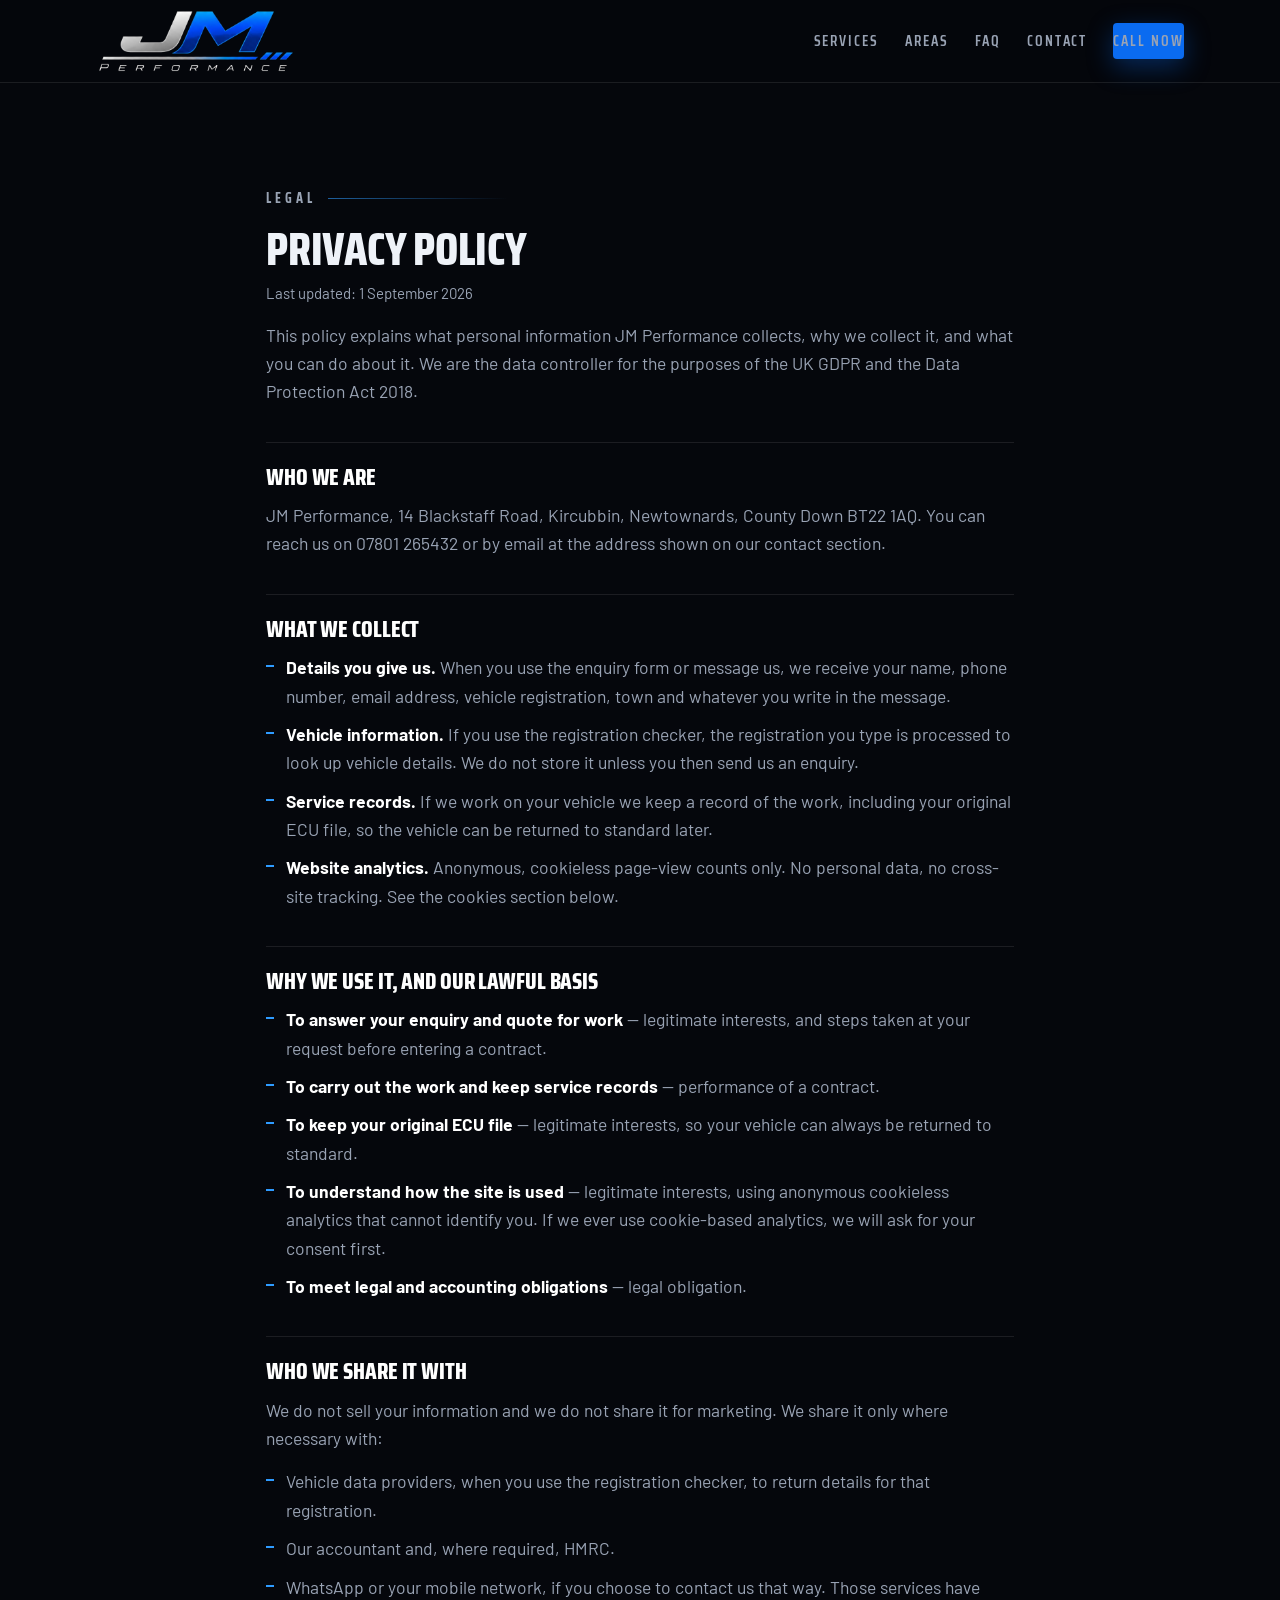
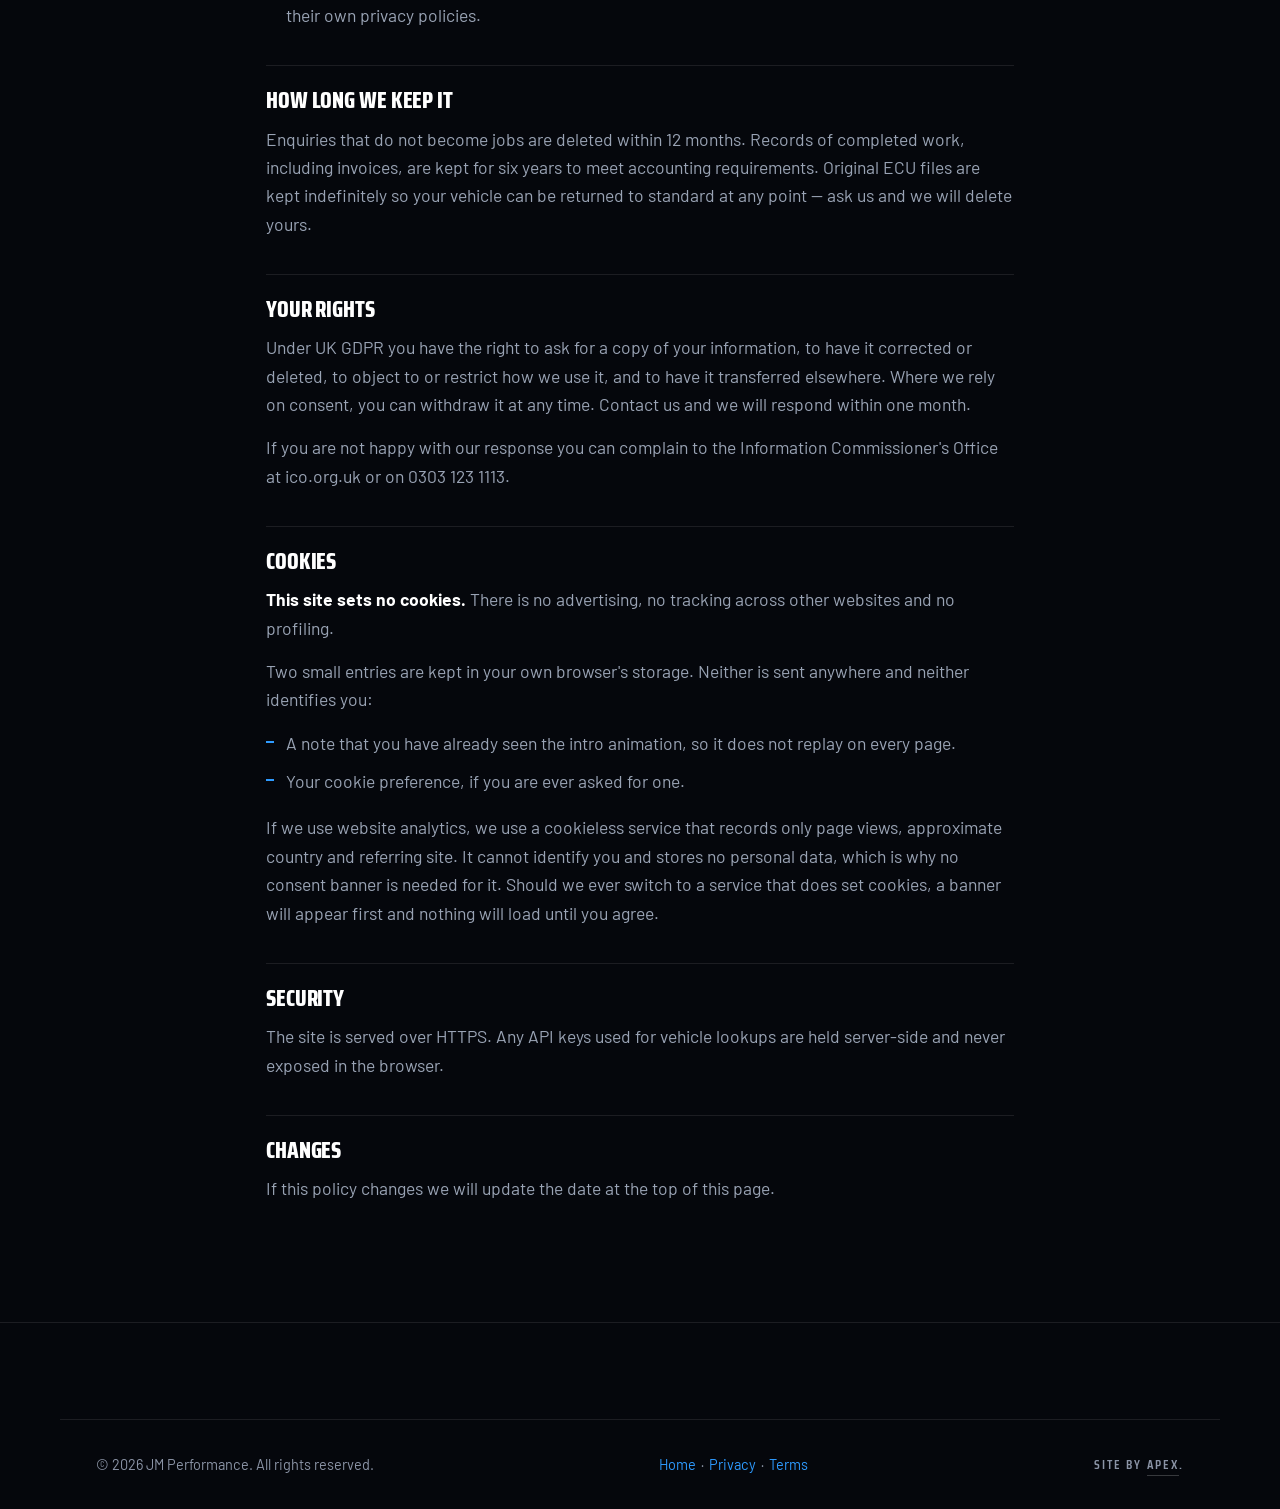
<file: privacy.html>
<!DOCTYPE html>
<html lang="en-GB">
<head>
<meta charset="utf-8">
<meta name="viewport" content="width=device-width, initial-scale=1, viewport-fit=cover">
<meta name="theme-color" content="#05070C">
<title>Privacy Policy | JM Performance</title>
<meta name="description" content="How JM Performance collects, uses and stores your personal information, and your rights under UK GDPR.">
<link rel="canonical" href="https://jm-performance.co.uk/privacy.html">
<meta name="robots" content="index, follow">
<meta property="og:type" content="website">
<meta property="og:site_name" content="JM Performance">
<meta property="og:locale" content="en_GB">
<meta property="og:title" content="Privacy Policy | JM Performance">
<meta property="og:description" content="How JM Performance collects, uses and stores your personal information, and your rights under UK GDPR.">
<meta property="og:url" content="https://jm-performance.co.uk/privacy.html">
<meta property="og:image" content="https://jm-performance.co.uk/assets/img/jm-share.jpg">
<link rel="icon" href="assets/img/favicon.svg" type="image/svg+xml">
<link rel="icon" href="assets/img/jm-logo-sm.png" type="image/png">
<link rel="apple-touch-icon" href="assets/img/jm-logo.png">
<link rel="manifest" href="site.webmanifest">
<link rel="preconnect" href="https://fonts.googleapis.com">
<link rel="preconnect" href="https://fonts.gstatic.com" crossorigin>
<link href="https://fonts.googleapis.com/css2?family=Saira+Condensed:wght@500;600;700;800&family=Barlow:ital,wght@0,400;0,500;0,600;0,700;1,600&display=swap" rel="stylesheet">
<link rel="stylesheet" href="assets/css/styles.css?v=11">
</head>
<body class="page-simple">
<a class="skip-link" href="#main">Skip to content</a>

<header class="site-header">
  <div class="wrap header-inner">
    <a href="index.html" class="brand" aria-label="JM Performance — home">
      <img src="assets/img/jm-logo.png" alt="JM Performance" width="586" height="192" class="brand-mark">
    </a>
    <nav class="nav-desktop" aria-label="Primary">
      <a href="index.html#services">Services</a>
      <a href="index.html#areas">Areas</a>
      <a href="index.html#faq">FAQ</a>
      <a href="index.html#contact">Contact</a>
      <a href="tel:+447801265432" class="btn btn-primary btn-sm">Call now</a>
    </nav>
  </div>
</header>

<main id="main" class="section">
  <div class="wrap wrap-narrow prose">

    <p class="eyebrow">Legal</p>
    <h1 class="section-h2">Privacy Policy</h1>
    <p class="prose-meta">Last updated: <time datetime="2026-09-01">1 September 2026</time></p>

    <p>This policy explains what personal information JM Performance collects, why we collect it, and what you can do about it. We are the data controller for the purposes of the UK GDPR and the Data Protection Act 2018.</p>

    <h2>Who we are</h2>
    <p>JM Performance, 14 Blackstaff Road, Kircubbin, Newtownards, County Down BT22 1AQ. You can reach us on 07801 265432 or by email at the address shown on our contact section.</p>

    <h2>What we collect</h2>
    <ul>
      <li><strong>Details you give us.</strong> When you use the enquiry form or message us, we receive your name, phone number, email address, vehicle registration, town and whatever you write in the message.</li>
      <li><strong>Vehicle information.</strong> If you use the registration checker, the registration you type is processed to look up vehicle details. We do not store it unless you then send us an enquiry.</li>
      <li><strong>Service records.</strong> If we work on your vehicle we keep a record of the work, including your original ECU file, so the vehicle can be returned to standard later.</li>
      <li><strong>Website analytics.</strong> Anonymous, cookieless page-view counts only. No personal data, no cross-site tracking. See the cookies section below.</li>
    </ul>

    <h2>Why we use it, and our lawful basis</h2>
    <ul>
      <li><strong>To answer your enquiry and quote for work</strong> — legitimate interests, and steps taken at your request before entering a contract.</li>
      <li><strong>To carry out the work and keep service records</strong> — performance of a contract.</li>
      <li><strong>To keep your original ECU file</strong> — legitimate interests, so your vehicle can always be returned to standard.</li>
      <li><strong>To understand how the site is used</strong> — legitimate interests, using anonymous cookieless analytics that cannot identify you. If we ever use cookie-based analytics, we will ask for your consent first.</li>
      <li><strong>To meet legal and accounting obligations</strong> — legal obligation.</li>
    </ul>

    <h2>Who we share it with</h2>
    <p>We do not sell your information and we do not share it for marketing. We share it only where necessary with:</p>
    <ul>
      <li>Vehicle data providers, when you use the registration checker, to return details for that registration.</li>
      <li>Our accountant and, where required, HMRC.</li>
      <li>WhatsApp or your mobile network, if you choose to contact us that way. Those services have their own privacy policies.</li>
    </ul>

    <h2>How long we keep it</h2>
    <p>Enquiries that do not become jobs are deleted within 12 months. Records of completed work, including invoices, are kept for six years to meet accounting requirements. Original ECU files are kept indefinitely so your vehicle can be returned to standard at any point — ask us and we will delete yours.</p>

    <h2>Your rights</h2>
    <p>Under UK GDPR you have the right to ask for a copy of your information, to have it corrected or deleted, to object to or restrict how we use it, and to have it transferred elsewhere. Where we rely on consent, you can withdraw it at any time. Contact us and we will respond within one month.</p>
    <p>If you are not happy with our response you can complain to the Information Commissioner's Office at ico.org.uk or on 0303 123 1113.</p>

    <h2>Cookies</h2>
    <p><strong>This site sets no cookies.</strong> There is no advertising, no tracking across other websites and no profiling.</p>
    <p>Two small entries are kept in your own browser's storage. Neither is sent anywhere and neither identifies you:</p>
    <ul>
      <li>A note that you have already seen the intro animation, so it does not replay on every page.</li>
      <li>Your cookie preference, if you are ever asked for one.</li>
    </ul>
    <p>If we use website analytics, we use a cookieless service that records only page views, approximate country and referring site. It cannot identify you and stores no personal data, which is why no consent banner is needed for it. Should we ever switch to a service that does set cookies, a banner will appear first and nothing will load until you agree.</p>
    <p><button class="btn btn-ghost" type="button" data-cookie-reopen>Change cookie settings</button></p>

    <h2>Security</h2>
    <p>The site is served over HTTPS. Any API keys used for vehicle lookups are held server-side and never exposed in the browser.</p>

    <h2>Changes</h2>
    <p>If this policy changes we will update the date at the top of this page.</p>
  </div>
</main>

<footer class="site-footer">
  <div class="wrap footer-base">
    <p>&copy; <span id="year">2026</span> JM Performance. All rights reserved.</p>
    <p class="footer-legal"><a href="index.html">Home</a> · <a href="privacy.html">Privacy</a> · <a href="terms.html">Terms</a></p>
    <p class="footer-credit">Site by <a href="https://www.apexdesignni.co.uk" target="_blank" rel="noopener">Apex</a>.</p>
  </div>
</footer>
<script>document.getElementById('year').textContent=new Date().getFullYear();</script>
<!-- Cookie consent — nothing is set until a choice is made -->
<div class="cookie" id="cookieBar" role="dialog" aria-modal="false" aria-labelledby="cookieTitle" hidden>
  <div class="cookie-inner">
    <div>
      <h2 id="cookieTitle">Cookies</h2>
      <p>We'd like to use analytics to see which pages are useful. Nothing is set unless you agree, and we never use advertising cookies. See our <a href="privacy.html">Privacy Policy</a>.</p>
    </div>
    <div class="cookie-actions">
      <button class="btn btn-primary btn-sm" type="button" id="cookieAccept">Accept analytics</button>
      <button class="btn btn-ghost btn-sm" type="button" id="cookieReject">Essential only</button>
    </div>
  </div>
</div>
<script src="assets/js/consent.js?v=11" defer></script>
</body>
</html>
</file>
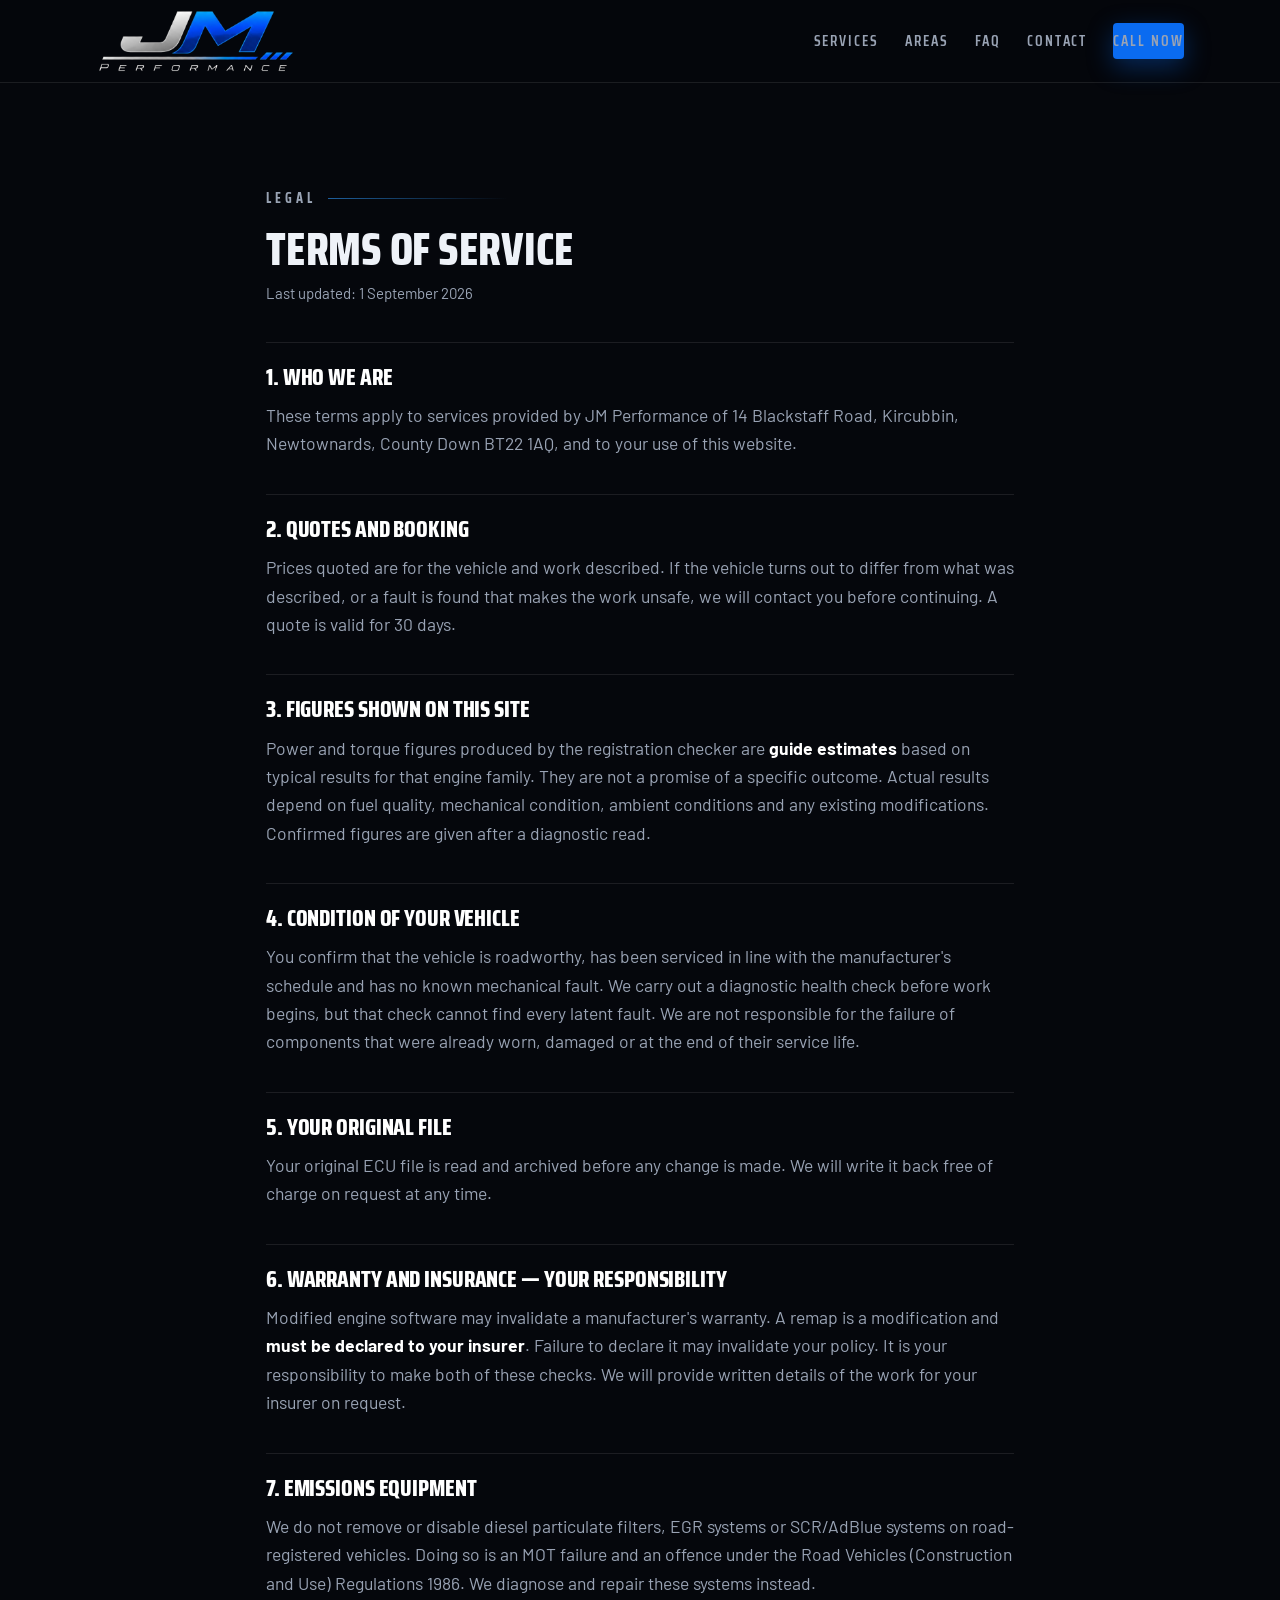
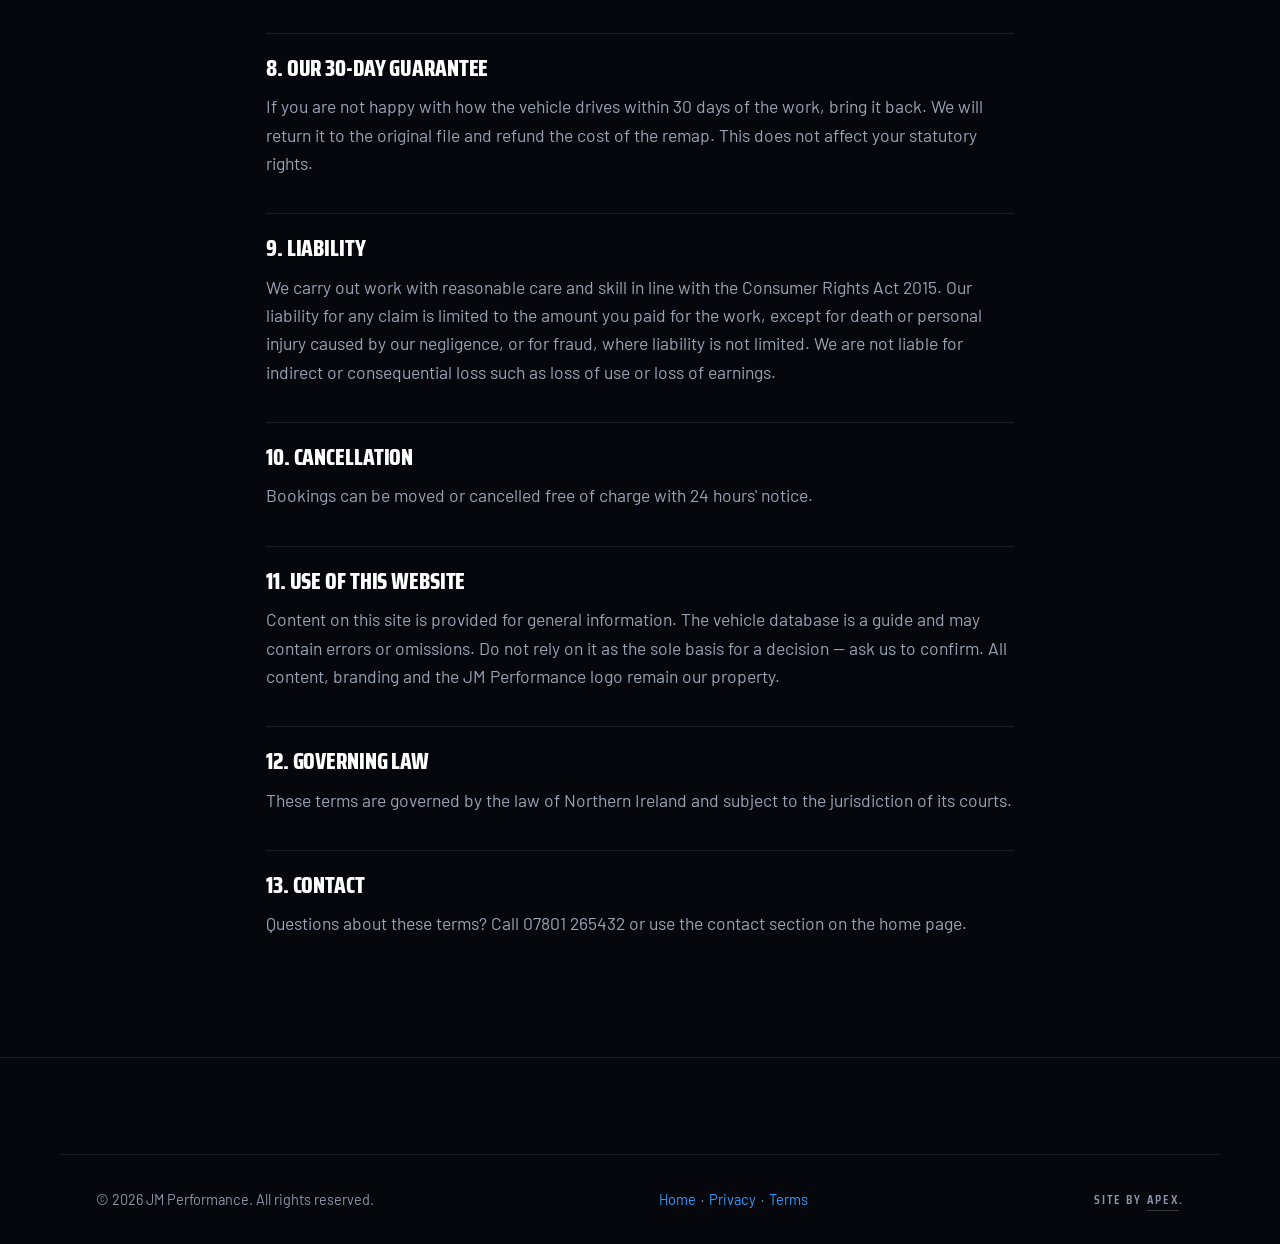
<file: terms.html>
<!DOCTYPE html>
<html lang="en-GB">
<head>
<meta charset="utf-8">
<meta name="viewport" content="width=device-width, initial-scale=1, viewport-fit=cover">
<meta name="theme-color" content="#05070C">
<title>Terms of Service | JM Performance</title>
<meta name="description" content="The terms on which JM Performance provides ECU remapping, tuning and diagnostic services, and the terms of use for this website.">
<link rel="canonical" href="https://jm-performance.co.uk/terms.html">
<meta name="robots" content="index, follow">
<meta property="og:type" content="website">
<meta property="og:site_name" content="JM Performance">
<meta property="og:locale" content="en_GB">
<meta property="og:title" content="Terms of Service | JM Performance">
<meta property="og:description" content="The terms on which JM Performance provides ECU remapping, tuning and diagnostic services, and the terms of use for this website.">
<meta property="og:url" content="https://jm-performance.co.uk/terms.html">
<meta property="og:image" content="https://jm-performance.co.uk/assets/img/jm-share.jpg">
<link rel="icon" href="assets/img/favicon.svg" type="image/svg+xml">
<link rel="icon" href="assets/img/jm-logo-sm.png" type="image/png">
<link rel="apple-touch-icon" href="assets/img/jm-logo.png">
<link rel="manifest" href="site.webmanifest">
<link rel="preconnect" href="https://fonts.googleapis.com">
<link rel="preconnect" href="https://fonts.gstatic.com" crossorigin>
<link href="https://fonts.googleapis.com/css2?family=Saira+Condensed:wght@500;600;700;800&family=Barlow:ital,wght@0,400;0,500;0,600;0,700;1,600&display=swap" rel="stylesheet">
<link rel="stylesheet" href="assets/css/styles.css?v=11">
</head>
<body class="page-simple">
<a class="skip-link" href="#main">Skip to content</a>

<header class="site-header">
  <div class="wrap header-inner">
    <a href="index.html" class="brand" aria-label="JM Performance — home">
      <img src="assets/img/jm-logo.png" alt="JM Performance" width="586" height="192" class="brand-mark">
    </a>
    <nav class="nav-desktop" aria-label="Primary">
      <a href="index.html#services">Services</a>
      <a href="index.html#areas">Areas</a>
      <a href="index.html#faq">FAQ</a>
      <a href="index.html#contact">Contact</a>
      <a href="tel:+447801265432" class="btn btn-primary btn-sm">Call now</a>
    </nav>
  </div>
</header>

<main id="main" class="section">
  <div class="wrap wrap-narrow prose">

    <p class="eyebrow">Legal</p>
    <h1 class="section-h2">Terms of Service</h1>
    <p class="prose-meta">Last updated: <time datetime="2026-09-01">1 September 2026</time></p>

    <h2>1. Who we are</h2>
    <p>These terms apply to services provided by JM Performance of 14 Blackstaff Road, Kircubbin, Newtownards, County Down BT22 1AQ, and to your use of this website.</p>

    <h2>2. Quotes and booking</h2>
    <p>Prices quoted are for the vehicle and work described. If the vehicle turns out to differ from what was described, or a fault is found that makes the work unsafe, we will contact you before continuing. A quote is valid for 30 days.</p>

    <h2>3. Figures shown on this site</h2>
    <p>Power and torque figures produced by the registration checker are <strong>guide estimates</strong> based on typical results for that engine family. They are not a promise of a specific outcome. Actual results depend on fuel quality, mechanical condition, ambient conditions and any existing modifications. Confirmed figures are given after a diagnostic read.</p>

    <h2>4. Condition of your vehicle</h2>
    <p>You confirm that the vehicle is roadworthy, has been serviced in line with the manufacturer's schedule and has no known mechanical fault. We carry out a diagnostic health check before work begins, but that check cannot find every latent fault. We are not responsible for the failure of components that were already worn, damaged or at the end of their service life.</p>

    <h2>5. Your original file</h2>
    <p>Your original ECU file is read and archived before any change is made. We will write it back free of charge on request at any time.</p>

    <h2>6. Warranty and insurance — your responsibility</h2>
    <p>Modified engine software may invalidate a manufacturer's warranty. A remap is a modification and <strong>must be declared to your insurer</strong>. Failure to declare it may invalidate your policy. It is your responsibility to make both of these checks. We will provide written details of the work for your insurer on request.</p>

    <h2>7. Emissions equipment</h2>
    <p>We do not remove or disable diesel particulate filters, EGR systems or SCR/AdBlue systems on road-registered vehicles. Doing so is an MOT failure and an offence under the Road Vehicles (Construction and Use) Regulations 1986. We diagnose and repair these systems instead.</p>

    <h2>8. Our 30-day guarantee</h2>
    <p>If you are not happy with how the vehicle drives within 30 days of the work, bring it back. We will return it to the original file and refund the cost of the remap. This does not affect your statutory rights.</p>

    <h2>9. Liability</h2>
    <p>We carry out work with reasonable care and skill in line with the Consumer Rights Act 2015. Our liability for any claim is limited to the amount you paid for the work, except for death or personal injury caused by our negligence, or for fraud, where liability is not limited. We are not liable for indirect or consequential loss such as loss of use or loss of earnings.</p>

    <h2>10. Cancellation</h2>
    <p>Bookings can be moved or cancelled free of charge with 24 hours' notice.</p>

    <h2>11. Use of this website</h2>
    <p>Content on this site is provided for general information. The vehicle database is a guide and may contain errors or omissions. Do not rely on it as the sole basis for a decision — ask us to confirm. All content, branding and the JM Performance logo remain our property.</p>

    <h2>12. Governing law</h2>
    <p>These terms are governed by the law of Northern Ireland and subject to the jurisdiction of its courts.</p>

    <h2>13. Contact</h2>
    <p>Questions about these terms? Call 07801 265432 or use the contact section on the home page.</p>
  </div>
</main>

<footer class="site-footer">
  <div class="wrap footer-base">
    <p>&copy; <span id="year">2026</span> JM Performance. All rights reserved.</p>
    <p class="footer-legal"><a href="index.html">Home</a> · <a href="privacy.html">Privacy</a> · <a href="terms.html">Terms</a></p>
    <p class="footer-credit">Site by <a href="https://www.apexdesignni.co.uk" target="_blank" rel="noopener">Apex</a>.</p>
  </div>
</footer>
<script>document.getElementById('year').textContent=new Date().getFullYear();</script>
<!-- Cookie consent — nothing is set until a choice is made -->
<div class="cookie" id="cookieBar" role="dialog" aria-modal="false" aria-labelledby="cookieTitle" hidden>
  <div class="cookie-inner">
    <div>
      <h2 id="cookieTitle">Cookies</h2>
      <p>We'd like to use analytics to see which pages are useful. Nothing is set unless you agree, and we never use advertising cookies. See our <a href="privacy.html">Privacy Policy</a>.</p>
    </div>
    <div class="cookie-actions">
      <button class="btn btn-primary btn-sm" type="button" id="cookieAccept">Accept analytics</button>
      <button class="btn btn-ghost btn-sm" type="button" id="cookieReject">Essential only</button>
    </div>
  </div>
</div>
<script src="assets/js/consent.js?v=11" defer></script>
</body>
</html>
</file>
<file: assets/css/styles.css>
/* ═══════════════════════════════════════════════
   JM PERFORMANCE — stylesheet
   Brand blue sampled from logo: #0561E9 / #0031A8 / #2E9BFF
   ═══════════════════════════════════════════════ */

:root{
  /* Brand */
  --blue:        #0A6BF0;
  --blue-hot:    #2E9BFF;
  --blue-deep:   #0031A8;
  --blue-ink:    #041938;

  /* Surface */
  --ink:         #05070C;
  --ink-2:       #0A0E16;
  --ink-3:       #10151F;
  --line:        rgba(255,255,255,.09);
  --line-2:      rgba(255,255,255,.16);

  /* Type */
  --text:        #EEF2F8;
  --muted:       #99A3B4;
  --muted-2:     #8B94A6;

  /* Chrome (logo silver) */
  --chrome-1:    #FFFFFF;
  --chrome-2:    #C6CEDA;
  --chrome-3:    #8B94A3;

  --wrap:        1160px;
  --r:           4px;
  --shadow:      0 24px 60px rgba(0,0,0,.55);
  --glow:        0 0 44px rgba(10,107,240,.34);

  --f-display:   'Saira Condensed', 'Arial Narrow', sans-serif;
  --f-body:      'Barlow', system-ui, -apple-system, sans-serif;
}

*,*::before,*::after{box-sizing:border-box}
[hidden]{display:none !important}

html{scroll-behavior:smooth;scroll-padding-top:84px;-webkit-text-size-adjust:100%}

body{
  margin:0;
  background:var(--ink);
  color:var(--text);
  font-family:var(--f-body);
  font-size:17px;
  line-height:1.62;
  -webkit-font-smoothing:antialiased;
  overflow-x:hidden;
}

img{max-width:100%;height:auto;display:block}
a{color:var(--blue-hot);text-decoration:none}
a:hover{color:#fff}

h1,h2,h3,h4{font-family:var(--f-display);font-weight:800;line-height:1.06;margin:0;letter-spacing:-.005em}

:focus-visible{outline:3px solid var(--blue-hot);outline-offset:3px;border-radius:2px}

.sr-only{position:absolute;width:1px;height:1px;padding:0;margin:-1px;overflow:hidden;clip:rect(0 0 0 0);white-space:nowrap;border:0}

.skip-link{position:absolute;left:-9999px;top:0;z-index:999;background:var(--blue);color:#fff;padding:12px 20px;font-weight:700}
.skip-link:focus{left:12px;top:12px}

.wrap{width:100%;max-width:var(--wrap);margin-inline:auto;padding-inline:22px}
.wrap-narrow{max-width:820px}

/* ═══════ HEADER ═══════ */
.site-header{
  position:sticky;top:0;z-index:100;
  background:rgba(5,7,12,.82);
  backdrop-filter:saturate(160%) blur(14px);
  -webkit-backdrop-filter:saturate(160%) blur(14px);
  border-bottom:1px solid var(--line);
  transition:background .25s ease, box-shadow .25s ease;
}
.site-header.is-stuck{background:rgba(5,7,12,.96);box-shadow:0 10px 34px rgba(0,0,0,.5)}

.header-inner{display:flex;align-items:center;justify-content:space-between;gap:20px;min-height:70px}

.brand{display:block;flex:0 0 auto;line-height:0;transition:transform .2s ease,filter .25s ease}
.brand:hover{transform:translateY(-1px);filter:drop-shadow(0 0 18px rgba(46,155,255,.5))}
.brand-mark{width:172px;height:auto}

.nav-desktop{display:none;align-items:center;gap:26px}
.nav-desktop a{
  font-family:var(--f-display);font-weight:600;font-size:15px;
  letter-spacing:.13em;text-transform:uppercase;color:var(--muted);
  position:relative;padding:6px 0;transition:color .2s ease;
}
.nav-desktop a:hover{color:#fff}
.nav-desktop a:not(.btn)::after{
  content:"";position:absolute;left:0;right:100%;bottom:0;height:2px;
  background:var(--blue-hot);transition:right .28s cubic-bezier(.2,.7,.3,1);
}
.nav-desktop a:not(.btn):hover::after{right:0}

.burger{
  display:flex;flex-direction:column;justify-content:center;gap:5px;
  width:50px;height:44px;padding:0 12px;flex:0 0 auto;
  background:transparent;border:1px solid var(--line-2);border-radius:var(--r);cursor:pointer;
}
.burger span{display:block;height:2px;background:#fff;border-radius:2px;transition:transform .28s ease,opacity .2s ease}
.burger[aria-expanded="true"] span:nth-child(1){transform:translateY(7px) rotate(45deg)}
.burger[aria-expanded="true"] span:nth-child(2){opacity:0}
.burger[aria-expanded="true"] span:nth-child(3){transform:translateY(-7px) rotate(-45deg)}

.nav-mobile{
  display:flex;flex-direction:column;
  border-top:1px solid var(--line);
  background:var(--ink-2);
  padding:8px 22px 22px;
}
.nav-mobile a{
  font-family:var(--f-display);font-weight:600;font-size:19px;
  letter-spacing:.1em;text-transform:uppercase;color:var(--text);
  padding:15px 0;border-bottom:1px solid var(--line);
}
.nav-mobile a:last-of-type{border-bottom:0}
.nav-mobile-cta{margin-top:16px;justify-content:center}
.nav-mobile a.btn{border-bottom:0;color:#fff}

/* ═══════ BUTTONS ═══════ */
.btn{
  display:inline-flex;align-items:center;justify-content:center;gap:9px;
  font-family:var(--f-display);font-weight:700;font-size:18px;
  letter-spacing:.14em;text-transform:uppercase;
  padding:16px 28px;border:0;border-radius:var(--r);cursor:pointer;
  transition:transform .16s ease, box-shadow .24s ease, background .24s ease;
}
.btn:active{transform:translateY(1px)}
.btn-primary{background:var(--blue);color:#fff;box-shadow:0 8px 26px rgba(10,107,240,.34)}
.btn-primary:hover{background:var(--blue-hot);color:#fff;box-shadow:0 10px 34px rgba(46,155,255,.46)}
.btn-primary:disabled{background:#243043;color:#5C6577;box-shadow:none;cursor:not-allowed}
.btn-ghost{background:transparent;color:var(--muted);border:1px solid var(--line-2)}
.btn-ghost:hover{color:#fff;border-color:var(--blue-hot)}
.btn-sm{padding:10px 18px;font-size:14px;letter-spacing:.12em}
.btn-block{width:100%}

/* ═══════ HERO ═══════ */
.hero{position:relative;overflow:hidden;padding:34px 0 56px;background:var(--ink)}
.hero-grain{
  position:absolute;inset:0;pointer-events:none;
  background:
    radial-gradient(900px 460px at 78% -8%, rgba(10,107,240,.30), transparent 62%),
    radial-gradient(700px 420px at 8% 26%, rgba(0,49,168,.22), transparent 66%);
}
.hero-streaks{
  position:absolute;inset:0;pointer-events:none;opacity:.5;
  background-image:repeating-linear-gradient(
    112deg,
    transparent 0 26px,
    rgba(255,255,255,.028) 26px 27px,
    transparent 27px 62px
  );
  mask-image:linear-gradient(to bottom, transparent, #000 22%, #000 78%, transparent);
  -webkit-mask-image:linear-gradient(to bottom, transparent, #000 22%, #000 78%, transparent);
}
.hero-inner{position:relative;z-index:2}

.rating-line{
  display:flex;align-items:center;gap:12px;flex-wrap:wrap;
  margin:0 0 22px;color:var(--muted);font-size:17px;
}
.rating-line strong{color:#fff;font-weight:700}

.spec-line{display:flex;flex-wrap:wrap;gap:9px;margin:0 0 22px;padding:0}
.spec-tag{
  display:inline-flex;align-items:center;
  font-family:var(--f-display);font-weight:700;font-size:14px;
  letter-spacing:.14em;text-transform:uppercase;
  padding:7px 14px;border-radius:3px;
  color:var(--muted);border:1px solid var(--line-2);background:rgba(255,255,255,.03);
}
.spec-tag.is-vass{
  color:#fff;border-color:rgba(46,155,255,.55);
  background:linear-gradient(100deg,rgba(10,107,240,.28),rgba(0,49,168,.18));
}
.stars{color:#FFC531;letter-spacing:.14em;font-size:21px;line-height:1}

.hero-h1{font-size:clamp(34px,8.4vw,58px);text-transform:uppercase;letter-spacing:-.02em;margin-bottom:16px;max-width:14ch}
.chrome{
  background:linear-gradient(178deg,var(--chrome-1) 6%,var(--chrome-2) 44%,var(--chrome-3) 62%,var(--chrome-1) 96%);
  -webkit-background-clip:text;background-clip:text;color:transparent;
}
.hero-sub{color:var(--muted);font-size:18px;max-width:600px;margin:0 0 32px}

/* ═══════ REG CHECKER ═══════ */
.checker{
  background:#fff;color:#0E1420;
  border-radius:var(--r);overflow:hidden;
  box-shadow:var(--shadow), var(--glow);
  max-width:660px;
}
.checker-banner{background:var(--blue);padding:20px 22px}
.checker-banner h2{
  font-size:clamp(19px,4.6vw,25px);color:#fff;text-align:center;
  letter-spacing:.11em;text-transform:uppercase;font-weight:800;line-height:1.24;
}
.checker-tabs{display:grid;grid-template-columns:1fr 1fr;background:#0E1420}
.checker-tab{
  font-family:var(--f-display);font-weight:700;font-size:16px;
  letter-spacing:.11em;text-transform:uppercase;
  padding:19px 10px;border:0;cursor:pointer;
  background:#0E1420;color:#9AA4B4;
  border-bottom:3px solid transparent;transition:all .2s ease;
}
.checker-tab:hover{color:#fff}
.checker-tab.is-active{background:#fff;color:var(--blue);border-bottom-color:var(--blue)}

.checker-panel{padding:26px 22px 24px;display:none}
.checker-panel.is-active{display:block}
.checker-lede{font-family:var(--f-display);font-weight:700;font-size:22px;color:#1B2434;margin:0 0 18px}

/* UK number plate */
.plate{
  display:flex;align-items:stretch;
  border:2px solid #0E1420;border-radius:6px;overflow:hidden;
  transition:box-shadow .2s ease,border-color .2s ease;
}
.plate:focus-within{border-color:var(--blue);box-shadow:0 0 0 4px rgba(10,107,240,.2)}
.plate.is-invalid{border-color:#D5232B;box-shadow:0 0 0 4px rgba(213,35,43,.16)}
.plate-gb{
  flex:0 0 auto;width:56px;
  background:#063298;color:#fff;
  display:flex;flex-direction:column;align-items:center;justify-content:center;gap:2px;
  font-family:var(--f-display);font-weight:700;font-size:15px;letter-spacing:.06em;
}
.plate-stars{color:#FFD617;font-size:11px;line-height:1}
.plate-input{
  flex:1 1 auto;min-width:0;
  background:#FCD41A;border:0;
  font-family:var(--f-display);font-weight:700;
  font-size:clamp(30px,7.6vw,42px);letter-spacing:.06em;
  text-align:center;color:#101010;text-transform:uppercase;
  padding:14px 10px;
}
.plate-input::placeholder{color:rgba(16,16,16,.42)}
.plate-input:focus{outline:none}

#regGo{margin-top:14px}
.checker-note{font-size:15px;color:#6B7484;margin:14px 0 0;text-align:center}
.checker-note a{color:var(--blue);text-decoration:underline}
.field-error{color:#C4171F;font-size:15px;font-weight:600;margin:10px 0 0;text-align:center}

.select-grid{display:grid;grid-template-columns:1fr;gap:14px;margin-bottom:18px}
.field-wide{grid-column:1/-1}
.checker-panel .field label{
  display:block;font-family:var(--f-display);font-weight:700;font-size:14px;
  letter-spacing:.12em;text-transform:uppercase;color:#5A6373;margin-bottom:6px;
}
.checker-panel select{
  width:100%;padding:14px 12px;font-family:var(--f-body);font-size:17px;
  background:#F2F4F8;border:1px solid #CFD6E1;border-radius:var(--r);color:#101720;
  appearance:none;
  background-image:url("data:image/svg+xml,%3Csvg xmlns='http://www.w3.org/2000/svg' viewBox='0 0 24 24' fill='none' stroke='%235A6373' stroke-width='2.4' stroke-linecap='round'%3E%3Cpath d='M6 9l6 6 6-6'/%3E%3C/svg%3E");
  background-repeat:no-repeat;background-position:right 12px center;background-size:20px;
  padding-right:42px;
}
.checker-panel select:disabled{opacity:.5}

/* Results */
.checker-results{padding:26px 22px 24px;border-top:4px solid var(--blue);animation:fadeUp .4s ease}
@keyframes fadeUp{from{opacity:0;transform:translateY(10px)}to{opacity:1;transform:none}}

.result-eyebrow{
  display:inline-block;margin:0 0 10px;padding:4px 0;
  font-family:var(--f-display);font-weight:700;font-size:15px;
  letter-spacing:.16em;text-transform:uppercase;color:var(--blue);
}
.result-eyebrow.is-plate{
  background:#FCD41A;color:#101010;padding:4px 12px;
  border-radius:3px;font-size:17px;letter-spacing:.1em;text-transform:none;
}
.result-head h3{font-size:clamp(21px,5vw,27px);color:#0E1420;margin-bottom:18px;text-transform:uppercase}

.result-table{display:grid;gap:12px}
.result-row{background:#F2F4F8;border-radius:var(--r);padding:14px 16px;border-left:4px solid #C3CBD8}
.result-row.is-stock{border-left-color:#8B94A3}
.result-row.is-s1{border-left-color:var(--blue)}
.result-row.is-s2{border-left-color:var(--blue-deep)}
.result-row h4{
  font-size:17px;letter-spacing:.11em;text-transform:uppercase;color:#4A5462;
  margin-bottom:8px;display:flex;justify-content:space-between;align-items:baseline;gap:10px;
}
.result-row.is-s1 h4,.result-row.is-s2 h4{color:var(--blue-deep)}
.result-gain{font-family:var(--f-body);font-size:14px;font-weight:700;letter-spacing:0;text-transform:none;color:#0B7C3E}
.result-figs{display:grid;grid-template-columns:1fr 1fr;gap:10px}
.result-fig{display:flex;flex-direction:column}
.result-fig b{font-family:var(--f-display);font-size:30px;font-weight:800;color:#0E1420;line-height:1}
.result-fig span{font-size:13px;letter-spacing:.1em;text-transform:uppercase;color:#6B7484;font-weight:600;margin-top:3px}
.result-bar{height:5px;background:#DDE2EA;border-radius:3px;margin-top:10px;overflow:hidden}
.result-bar i{display:block;height:100%;background:linear-gradient(90deg,var(--blue-deep),var(--blue-hot));width:0;transition:width .9s cubic-bezier(.2,.8,.25,1)}

.result-extra{
  margin-top:14px;background:#EAF2FF;border:1px solid #C8DDFF;
  border-radius:var(--r);padding:13px 15px;font-size:15px;color:#123A78;
}
.result-actions{display:grid;gap:10px;margin-top:18px}
.result-actions .btn{font-size:16px;letter-spacing:.1em;padding:15px 20px}
.result-alt{font-size:14.5px;color:#6B7484;margin:12px 0 0;text-align:center}
.result-alt a{color:var(--blue);text-decoration:underline}
.result-disclaimer{font-size:13.5px;line-height:1.55;color:#77808F;margin:16px 0 0}

/* Trust chips */
.trust-chips{
  display:flex;flex-wrap:wrap;gap:10px 26px;
  list-style:none;padding:0;margin:26px 0 0;
}
.trust-chips li{
  display:flex;align-items:center;gap:9px;
  font-family:var(--f-display);font-weight:600;font-size:16px;
  letter-spacing:.12em;text-transform:uppercase;color:var(--muted);
}
.trust-chips svg{color:var(--blue-hot);flex:0 0 auto}

/* ═══════ STATS ═══════ */
.stats{position:relative;overflow:hidden;background:var(--ink-2);border-block:1px solid var(--line);padding:56px 0}
.stats-streaks{opacity:.9}
.stats-grid{position:relative;z-index:2;display:grid;grid-template-columns:1fr 1fr;gap:44px 20px;text-align:center}
.stat{display:flex;flex-direction:column;align-items:center}
.stat-num{font-family:var(--f-display);font-weight:800;font-style:italic;font-size:clamp(42px,11vw,66px);line-height:.95;color:#fff}
.stat-num.is-word{font-size:clamp(30px,7.4vw,44px);letter-spacing:-.01em}
.stat-label{max-width:16ch}
.stat-rule{display:block;width:56px;height:4px;background:var(--blue);margin:14px 0 12px;border-radius:2px}
.stat-label{font-family:var(--f-display);font-weight:600;font-size:15px;letter-spacing:.19em;text-transform:uppercase;color:var(--muted-2)}

/* ═══════ ANSWER BLOCK ═══════ */
.answer-block{padding:52px 0;background:var(--ink);border-bottom:1px solid var(--line)}
.answer-text{font-size:19px;line-height:1.7;color:#C9D2DF;max-width:900px;margin:0}
.answer-text strong{color:#fff}

/* ═══════ SECTIONS ═══════ */
.section{padding:72px 0}
.section-alt{background:var(--ink-2);border-block:1px solid var(--line)}

.eyebrow{
  font-family:var(--f-display);font-weight:700;font-size:14px;
  letter-spacing:.28em;text-transform:uppercase;color:var(--blue-hot);
  margin:0 0 12px;display:flex;align-items:center;gap:12px;
}
.eyebrow::after{content:"";flex:1 1 auto;height:1px;background:linear-gradient(90deg,rgba(46,155,255,.6),transparent);max-width:180px}

.section-h2{font-size:clamp(30px,6.4vw,46px);text-transform:uppercase;margin-bottom:14px}
.section-lede{color:var(--muted);font-size:18px;max-width:660px;margin:0 0 40px}

/* Cards */
.cards{display:grid;grid-template-columns:1fr;gap:16px}
.card{
  background:var(--ink-3);border:1px solid var(--line);border-radius:var(--r);
  padding:26px 24px 22px;position:relative;overflow:hidden;
  transition:border-color .25s ease, transform .25s ease, box-shadow .25s ease;
}
.card::before{
  content:"";position:absolute;left:0;top:0;bottom:0;width:3px;
  background:linear-gradient(180deg,var(--blue-hot),var(--blue-deep));
  transform:scaleY(0);transform-origin:top;transition:transform .35s cubic-bezier(.2,.8,.25,1);
}
.card:hover{border-color:var(--line-2);transform:translateY(-3px);box-shadow:0 18px 40px rgba(0,0,0,.4)}
.card:hover::before{transform:scaleY(1)}
.card h3{font-size:23px;text-transform:uppercase;color:#fff;margin-bottom:10px}
.card p{color:var(--muted);font-size:16.5px;margin:0}
.card-meta{
  margin-top:14px !important;padding-top:12px;border-top:1px solid var(--line);
  font-family:var(--f-display);font-weight:600;font-size:14px;
  letter-spacing:.14em;text-transform:uppercase;color:var(--blue-hot) !important;
}

.compliance-note{
  margin-top:26px;padding:18px 20px;font-size:16px;color:var(--muted);
  background:rgba(10,107,240,.07);border:1px solid rgba(10,107,240,.28);
  border-left:3px solid var(--blue);border-radius:var(--r);
}
.compliance-note strong{color:#fff}

/* Areas */
.areas-grid{display:grid;grid-template-columns:1fr;gap:30px}
.area-col h3{
  font-size:20px;text-transform:uppercase;letter-spacing:.06em;color:#fff;
  padding-bottom:10px;margin-bottom:14px;border-bottom:2px solid var(--blue);
}
.area-time{
  display:block;margin-top:5px;
  font-family:var(--f-body);font-size:13.5px;font-weight:700;letter-spacing:.06em;
  text-transform:none;color:var(--blue-hot);
}
.area-list li.is-here{color:#fff;font-weight:600}
.area-list li.is-here::before{width:9px;height:3px;background:var(--blue-hot);top:13px}
.area-list li.is-here small{display:block;font-size:12px;font-weight:700;letter-spacing:.1em;text-transform:uppercase;color:var(--blue-hot)}
.area-list{list-style:none;padding:0;margin:0;columns:2;column-gap:20px}
.area-list li{
  font-size:16px;color:var(--muted);padding:5px 0 5px 16px;position:relative;
  break-inside:avoid;
}
.area-list li::before{content:"";position:absolute;left:0;top:14px;width:6px;height:2px;background:var(--blue-hot)}
.areas-outside{margin-top:32px;color:var(--muted);font-size:17px}
.areas-outside a,.section-lede a,.answer-text a,.card p a,.about-copy a,.vass-copy a{
  text-decoration:underline;text-underline-offset:3px;
}

/* About */
.about-wrap{display:grid;grid-template-columns:1fr;gap:38px}
.about-copy p{color:var(--muted);margin:0 0 16px}
.about-points{list-style:none;padding:0;margin:26px 0 0;display:grid;gap:12px}
.about-points li{position:relative;padding-left:30px;color:var(--muted);font-size:16.5px}
.about-points li::before{
  content:"";position:absolute;left:0;top:9px;width:14px;height:8px;
  border-left:2.5px solid var(--blue-hot);border-bottom:2.5px solid var(--blue-hot);
  transform:rotate(-45deg);
}
.about-points strong{color:#fff}

.about-panel{background:var(--ink-3);border:1px solid var(--line);border-radius:var(--r);padding:28px 24px}
.about-panel h3{font-size:22px;text-transform:uppercase;color:#fff;margin-bottom:22px}
.process{list-style:none;padding:0;margin:0;display:grid;gap:22px;counter-reset:none}
.process li{display:flex;gap:16px;align-items:flex-start}
.step-n{
  flex:0 0 auto;width:38px;height:38px;border-radius:50%;
  display:flex;align-items:center;justify-content:center;
  font-family:var(--f-display);font-weight:800;font-size:19px;font-style:italic;
  background:linear-gradient(140deg,var(--blue-hot),var(--blue-deep));color:#fff;
}
.process strong{display:block;font-family:var(--f-display);font-size:19px;text-transform:uppercase;letter-spacing:.05em;color:#fff;margin-bottom:3px}
.process p{margin:0;color:var(--muted);font-size:16px;line-height:1.55}

/* VASS section */
.vass-section{position:relative;overflow:hidden;background:var(--ink-2);border-block:1px solid var(--line)}
.vass-wrap{position:relative;z-index:2;display:grid;grid-template-columns:1fr;gap:34px}
.vass-copy p{color:var(--muted);margin:0 0 16px}
.vass-brands{
  display:flex;flex-wrap:wrap;gap:8px;list-style:none;padding:0;margin:0 0 26px;
}
.vass-brands li{
  font-family:var(--f-display);font-weight:700;font-size:15px;
  letter-spacing:.12em;text-transform:uppercase;color:#fff;
  padding:8px 15px;border-radius:3px;
  background:linear-gradient(140deg,rgba(46,155,255,.2),rgba(0,49,168,.16));
  border:1px solid rgba(46,155,255,.42);
}
.vass-panel{background:var(--ink-3);border:1px solid var(--line);border-radius:var(--r);padding:26px 24px}
.vass-panel h3{font-size:21px;text-transform:uppercase;color:#fff;margin-bottom:18px}
.vass-list{list-style:none;padding:0;margin:0 0 22px;display:grid;gap:14px}
.vass-list li{padding-left:16px;position:relative}
.vass-list li::before{content:"";position:absolute;left:0;top:9px;width:7px;height:2px;background:var(--blue-hot)}
.vass-list strong{display:block;font-family:var(--f-display);font-size:18px;text-transform:uppercase;letter-spacing:.05em;color:#fff}
.vass-list span{font-size:15.5px;color:var(--muted)}

/* Reviews */
.reviews-empty{
  background:var(--ink-3);border:1px solid var(--line);
  border-left:3px solid var(--blue);border-radius:var(--r);
  padding:28px 26px;
}
.reviews-empty p{color:var(--muted);margin:0 0 14px;font-size:17px}
.reviews-cta{display:grid;gap:10px;margin-top:22px}
.reviews-cta .btn{font-size:16px;letter-spacing:.1em}
.reviews-grid{display:grid;grid-template-columns:1fr;gap:16px}
.review{
  margin:0;background:var(--ink-3);border:1px solid var(--line);
  border-radius:var(--r);padding:24px 22px;
}
.review .stars{display:block;margin:0 0 12px;font-size:19px}
.review blockquote{margin:0}
.review blockquote p{margin:0;color:#C3CCD9;font-size:16.5px;line-height:1.6}
.review figcaption{
  margin-top:14px;padding-top:12px;border-top:1px solid var(--line);
  font-family:var(--f-display);font-weight:600;font-size:15px;
  letter-spacing:.1em;text-transform:uppercase;color:var(--blue-hot);
}

/* FAQ */
.faq-list{display:grid;gap:0;border-top:1px solid var(--line)}
.faq{border-bottom:1px solid var(--line)}
.faq summary{
  list-style:none;cursor:pointer;padding:20px 44px 20px 0;position:relative;
  transition:color .2s ease;
}
.faq summary::-webkit-details-marker{display:none}
.faq summary h3{font-size:20px;font-weight:700;color:#fff;text-transform:none;letter-spacing:0;line-height:1.35;display:inline}
.faq summary::after{
  content:"";position:absolute;right:8px;top:27px;
  width:12px;height:12px;border-right:2.5px solid var(--blue-hot);border-bottom:2.5px solid var(--blue-hot);
  transform:rotate(45deg);transition:transform .28s ease;
}
.faq[open] summary::after{transform:rotate(-135deg)}
.faq[open] summary h3{color:var(--blue-hot)}
.faq-a{padding:0 0 22px}
.faq-a p{margin:0;color:var(--muted);font-size:17px}

/* Contact */
.contact-wrap{display:grid;grid-template-columns:1fr;gap:40px}
.contact-details{list-style:none;padding:0;margin:30px 0 0;display:grid;gap:20px}
.contact-details li{display:flex;gap:14px;align-items:flex-start}
.ci{
  flex:0 0 auto;width:42px;height:42px;border-radius:var(--r);
  display:flex;align-items:center;justify-content:center;
  background:rgba(10,107,240,.14);border:1px solid rgba(10,107,240,.34);color:var(--blue-hot);
}
.contact-details strong{
  display:block;font-family:var(--f-display);font-size:14px;
  letter-spacing:.18em;text-transform:uppercase;color:var(--muted-2);margin-bottom:2px;
}
.contact-details a,.contact-details span{color:var(--text);font-size:17px;line-height:1.5}
.contact-details a:hover{color:var(--blue-hot)}
.dir-link{
  display:inline-block;margin-top:4px;font-family:var(--f-display);font-weight:700;
  font-size:14px;letter-spacing:.14em;text-transform:uppercase;color:var(--blue-hot);
  border-bottom:1px solid rgba(46,155,255,.45);
}

.contact-form{
  background:var(--ink-3);border:1px solid var(--line);
  border-radius:var(--r);padding:28px 24px;
}
.field{display:flex;flex-direction:column}
.field-row{display:grid;grid-template-columns:1fr;gap:16px}
.contact-form .field,.contact-form .field-row{margin-bottom:16px}
.contact-form label{
  font-family:var(--f-display);font-weight:700;font-size:14px;
  letter-spacing:.14em;text-transform:uppercase;color:var(--muted-2);margin-bottom:7px;
}
.contact-form input,.contact-form select,.contact-form textarea{
  width:100%;padding:14px 14px;font-family:var(--f-body);font-size:17px;
  background:var(--ink-2);border:1px solid var(--line-2);border-radius:var(--r);color:var(--text);
  transition:border-color .2s ease, box-shadow .2s ease;
}
.contact-form textarea{resize:vertical;min-height:110px}
.contact-form select{
  appearance:none;
  background-image:url("data:image/svg+xml,%3Csvg xmlns='http://www.w3.org/2000/svg' viewBox='0 0 24 24' fill='none' stroke='%2399A3B4' stroke-width='2.4' stroke-linecap='round'%3E%3Cpath d='M6 9l6 6 6-6'/%3E%3C/svg%3E");
  background-repeat:no-repeat;background-position:right 12px center;background-size:20px;padding-right:42px;
}
.contact-form input:focus,.contact-form select:focus,.contact-form textarea:focus{
  outline:none;border-color:var(--blue);box-shadow:0 0 0 3px rgba(10,107,240,.24);
}
.contact-form input[aria-invalid="true"]{border-color:#E0454D}
.contact-form #cfReg{text-transform:uppercase}
.form-status{margin:14px 0 0;font-size:16px;font-weight:600;min-height:1px}
.form-status.is-ok{color:#3ED07E}
.form-status.is-err{color:#FF7A82}
.form-small{margin:10px 0 0;font-size:14px;color:var(--muted-2)}

/* ═══════ FOOTER ═══════ */
.site-footer{background:var(--ink);border-top:1px solid var(--line);padding:52px 0 84px}
.footer-inner{display:grid;grid-template-columns:1fr;gap:34px}
.footer-brand img{width:180px;margin-bottom:16px}
.footer-brand p{color:var(--muted);font-size:16px;margin:0;max-width:340px}
.footer-nav{display:grid;grid-template-columns:1fr 1fr;gap:28px 20px}
.footer-nav .footer-h{
  font-family:var(--f-display);
  font-size:14px;letter-spacing:.2em;text-transform:uppercase;
  color:var(--muted-2);margin-bottom:14px;font-weight:700;line-height:1.2;
}
.footer-nav a,.footer-nav span{display:block;color:var(--muted);font-size:16px;padding:5px 0}
.footer-nav a:hover{color:var(--blue-hot)}
.footer-base{
  margin-top:44px;padding-block:22px;border-top:1px solid var(--line);
  display:flex;flex-direction:column;gap:6px;
}
.footer-base p{margin:0;font-size:14.5px;color:var(--muted-2)}
.footer-credit{font-family:var(--f-display);font-weight:600;letter-spacing:.16em;text-transform:uppercase;font-size:13px !important;color:var(--muted-2)}
.footer-credit a{color:inherit;border-bottom:1px solid rgba(255,255,255,.2)}
.footer-credit a:hover{color:var(--blue-hot)}

/* Sticky mobile call bar */
.mobile-bar{
  position:fixed;left:0;right:0;bottom:0;z-index:90;
  display:grid;grid-template-columns:1fr 1fr;gap:1px;
  background:rgba(255,255,255,.18);
  padding-bottom:env(safe-area-inset-bottom);
  box-shadow:0 -8px 30px rgba(0,0,0,.5);
  transform:translateY(115%);transition:transform .3s cubic-bezier(.2,.8,.25,1);
}
.mobile-bar.is-visible{transform:none}
.mobile-bar-btn{
  display:flex;align-items:center;justify-content:center;gap:9px;
  min-height:58px;padding:14px 10px;
  font-family:var(--f-display);font-weight:700;font-size:17px;
  letter-spacing:.1em;text-transform:uppercase;
  color:#fff;text-align:center;
}
.mobile-bar-btn svg{flex:0 0 auto}
.mobile-bar-btn span,.mobile-bar-btn{white-space:nowrap}
@media (max-width:410px){
  .mobile-bar-btn{font-size:15px;letter-spacing:.05em;gap:7px;padding:14px 6px}
  .mobile-bar-btn svg{width:17px;height:17px}
}
.mobile-bar-btn.is-call{background:var(--blue-deep)}
.mobile-bar-btn.is-call:active{background:#00247e}
.mobile-bar-btn.is-msg{background:var(--blue)}
.mobile-bar-btn.is-msg:active{background:var(--blue-hot)}
.mobile-bar-btn:hover{color:#fff}

.form-or{display:flex;align-items:center;gap:14px;margin:16px 0 14px;color:var(--muted-2)}
.form-or::before,.form-or::after{content:"";flex:1;height:1px;background:var(--line)}
.form-or span{font-family:var(--f-display);font-size:14px;letter-spacing:.2em;text-transform:uppercase}
#formMsgBtn{text-decoration:none}
.second-line{display:block;margin-top:2px}

/* Scroll reveal */
.reveal{opacity:0;transform:translateY(22px);transition:opacity .6s ease,transform .6s cubic-bezier(.2,.8,.25,1)}
.reveal.is-in{opacity:1;transform:none}

/* ═══════ BREAKPOINTS ═══════ */
@media (min-width:600px){
  .select-grid{grid-template-columns:1fr 1fr}
  .field-row{grid-template-columns:1fr 1fr}
  .cards{grid-template-columns:1fr 1fr}
  .reviews-grid{grid-template-columns:1fr 1fr}
  .footer-base{flex-direction:row;justify-content:space-between;align-items:center;gap:20px}
  .footer-credit{margin-left:auto}
}

/* ── Tablet portrait (iPad, Galaxy Tab, phone landscape) ── */
@media (min-width:760px){
  body{font-size:17.5px}
  .wrap{padding-inline:36px}
  .hero{padding:48px 0 68px}
  .hero-h1{max-width:16ch}
  .hero-sub{font-size:19px}
  .checker{max-width:none}
  .checker-panel,.checker-results{padding-inline:28px}
  .stats{padding:64px 0}
  .stats-grid{grid-template-columns:repeat(4,1fr);gap:28px 18px}
  .stat-num{font-size:52px}
  .section{padding:88px 0}
  .areas-grid{grid-template-columns:1fr 1fr;gap:34px}
  .area-col:last-child{grid-column:1/-1}
  .area-col:last-child .area-list{columns:3}
  .about-wrap{grid-template-columns:1fr 1fr;gap:40px;align-items:start}
  .about-copy{grid-column:1/-1}
  .about-panel{grid-column:1/-1}
  .contact-wrap{grid-template-columns:1fr 1fr;gap:40px;align-items:start}
  .footer-inner{grid-template-columns:1fr 1.4fr;gap:40px}
  .footer-nav{grid-template-columns:repeat(3,1fr)}
  .cards{grid-template-columns:repeat(2,1fr)}
  .reviews-grid{grid-template-columns:repeat(2,1fr)}
  .reviews-cta{grid-template-columns:auto auto;justify-content:start}
  .vass-wrap{grid-template-columns:1fr}
  .mobile-bar-btn{font-size:18px;min-height:62px}
  .site-footer{padding-bottom:86px}
}

/* ── Phone / small tablet landscape: shorter viewport ── */
@media (max-height:520px) and (orientation:landscape){
  .hero{padding:24px 0 40px}
  .hero-h1{font-size:clamp(28px,5vw,40px)}
  .mobile-bar-btn{min-height:48px;padding:10px}
}

@media (min-width:900px){
  html{scroll-padding-top:92px}
  .header-inner{min-height:82px}
  .brand-mark{width:200px}
  .nav-desktop{display:flex}
  .burger{display:none}
  .nav-mobile{display:none !important}
  .hero{padding:64px 0 84px}
  .hero-inner{display:grid;grid-template-columns:1fr 1fr;gap:52px;align-items:center}
  .rating-line,.hero-h1,.hero-sub,.trust-chips{grid-column:1}
  .rating-line{margin-bottom:20px}
  .checker{grid-column:2;grid-row:1/span 4;max-width:none;align-self:start}
  .trust-chips{margin-top:8px}
  .stats-grid{grid-template-columns:repeat(4,1fr);gap:20px}
  .section{padding:104px 0}
  .cards{grid-template-columns:repeat(3,1fr)}
  .areas-grid{grid-template-columns:repeat(3,1fr);gap:36px}
  .about-wrap{grid-template-columns:1.15fr .85fr;gap:56px;align-items:start}
  .vass-wrap{grid-template-columns:1.1fr .9fr;gap:56px;align-items:start}
  .reviews-grid{grid-template-columns:repeat(3,1fr)}
  .contact-wrap{grid-template-columns:1fr 1fr;gap:56px;align-items:start}
  .footer-inner{grid-template-columns:1fr 1.3fr;gap:56px}
  .footer-nav{grid-template-columns:repeat(3,1fr)}
  .mobile-bar{display:none}
  .site-footer{padding-bottom:0}
  .second-line{display:none}
  .answer-block{padding:66px 0}
}

@media (min-width:1080px){
  .hero-h1{font-size:60px}
  .checker-panel,.checker-results{padding-inline:28px}
}

@media (prefers-reduced-motion:reduce){
  html{scroll-behavior:auto}
  *,*::before,*::after{animation-duration:.01ms !important;animation-iteration-count:1 !important;transition-duration:.01ms !important}
  .reveal{opacity:1;transform:none}
}

/* ═══════════════════════════════════════════════
   LOADER
   ═══════════════════════════════════════════════ */
.loader{
  position:fixed;inset:0;z-index:9999;
  display:flex;align-items:center;justify-content:center;
  background:#000;
  transition:opacity .55s ease, visibility .55s ease;
}
.loader.is-done{opacity:0;visibility:hidden;pointer-events:none}
.loader-inner{display:flex;flex-direction:column;align-items:center;padding:24px;text-align:center}
.loader-logo{
  width:min(300px,62vw);height:auto;
  animation:loaderIn .8s cubic-bezier(.2,.8,.25,1) both;
}
.loader-rule{
  display:block;width:min(230px,48vw);height:2px;margin:22px 0 18px;
  background:linear-gradient(90deg,transparent,var(--blue-hot),transparent);
  animation:loaderIn .8s .12s cubic-bezier(.2,.8,.25,1) both;
}
.loader-tag{
  margin:0 0 14px;font-family:var(--f-display);font-weight:600;
  font-size:clamp(9px,2.5vw,14px);letter-spacing:clamp(.12em,.9vw,.34em);text-transform:uppercase;
  color:#C6CEDA;animation:loaderIn .8s .2s cubic-bezier(.2,.8,.25,1) both;
}
.loader-url{
  margin:0;font-family:var(--f-display);font-weight:700;font-style:italic;
  font-size:clamp(16px,4.4vw,22px);letter-spacing:.16em;text-transform:uppercase;
  color:var(--chrome-2);animation:loaderIn .8s .28s cubic-bezier(.2,.8,.25,1) both;
}
.loader-url span{color:var(--blue-hot)}
.loader-bar{
  display:block;width:min(180px,42vw);height:2px;margin-top:30px;
  background:rgba(255,255,255,.12);overflow:hidden;border-radius:2px;
}
.loader-bar i{
  display:block;height:100%;width:40%;border-radius:2px;
  background:linear-gradient(90deg,var(--blue-deep),var(--blue-hot));
  animation:loaderSweep 1.1s ease-in-out infinite;
}
@keyframes loaderIn{from{opacity:0;transform:translateY(14px)}to{opacity:1;transform:none}}
@keyframes loaderSweep{0%{transform:translateX(-110%)}100%{transform:translateX(360%)}}

body.is-loading{overflow:hidden}

@media (prefers-reduced-motion:reduce){
  .loader-logo,.loader-rule,.loader-tag,.loader-url{animation:none}
  .loader-bar i{animation:none;width:100%}
}

/* ═══════════════════════════════════════════════
   FILM
   ═══════════════════════════════════════════════ */
.film{padding:72px 0;background:var(--ink);border-bottom:1px solid var(--line)}
.film-wrap{text-align:center}
.film-wrap .eyebrow{justify-content:center}
.film-wrap .eyebrow::after{display:none}
.film-wrap .section-lede{margin-inline:auto;margin-bottom:32px}

.film-frame{
  position:relative;margin:0 auto;max-width:900px;
  border:1px solid var(--line-2);border-radius:var(--r);
  overflow:hidden;background:#000;
  box-shadow:0 26px 70px rgba(0,0,0,.6), 0 0 60px rgba(10,107,240,.14);
}
.film-video{display:block;width:100%;height:auto;aspect-ratio:16/9;background:#000}
.film-frame::after{
  content:"";position:absolute;inset:0;pointer-events:none;
  background:radial-gradient(circle at 50% 50%, rgba(0,0,0,.55), rgba(0,0,0,.18) 55%, transparent 75%);
  transition:opacity .3s ease;
}
.film-frame.is-playing::after{opacity:0}

.film-play{
  position:absolute;inset:0;margin:auto;
  width:78px;height:78px;border-radius:50%;
  display:flex;align-items:center;justify-content:center;
  background:var(--blue);color:#fff;border:0;cursor:pointer;
  box-shadow:0 10px 40px rgba(10,107,240,.6);
  transition:transform .22s ease, background .22s ease, opacity .3s ease;
}
.film-play:hover{background:var(--blue-hot);transform:scale(1.07)}
.film-play svg{margin-left:4px}
.film-play[hidden]{display:none}

.film-sound{
  position:absolute;right:14px;top:14px;
  width:44px;height:44px;border-radius:50%;
  display:flex;align-items:center;justify-content:center;
  background:rgba(5,7,12,.72);color:#fff;
  border:1px solid var(--line-2);cursor:pointer;
  backdrop-filter:blur(8px);-webkit-backdrop-filter:blur(8px);
  transition:background .2s ease,border-color .2s ease;
}
.film-sound:hover{background:var(--blue);border-color:var(--blue)}
.film-sound .ic-on{display:none}
.film-sound.is-on .ic-on{display:block}
.film-sound.is-on .ic-off{display:none}

.film-cta{margin:30px 0 0}

@media (min-width:900px){
  .film{padding:104px 0}
}

/* ═══════════════════════════════════════════════
   COOKIE CONSENT
   ═══════════════════════════════════════════════ */
.cookie{
  position:fixed;left:12px;right:12px;bottom:12px;z-index:120;
  background:var(--ink-3);border:1px solid var(--line-2);border-radius:var(--r);
  box-shadow:0 20px 60px rgba(0,0,0,.7);
  padding:20px;animation:cookieIn .35s cubic-bezier(.2,.8,.25,1) both;
}
@keyframes cookieIn{from{opacity:0;transform:translateY(16px)}to{opacity:1;transform:none}}
.cookie-inner{display:grid;gap:16px}
.cookie h2{font-size:20px;text-transform:uppercase;color:#fff;margin-bottom:6px}
.cookie p{margin:0;font-size:15.5px;color:var(--muted);line-height:1.55}
.cookie a{color:var(--blue-hot);text-decoration:underline}
.cookie-actions{display:grid;gap:9px}
.cookie-actions .btn{width:100%}

.linkish{
  background:none;border:0;padding:0;cursor:pointer;
  font:inherit;color:var(--blue-hot);text-decoration:underline;
}
.linkish:hover{color:#fff}

/* ═══════════════════════════════════════════════
   SIMPLE PAGES (privacy / terms / 404)
   ═══════════════════════════════════════════════ */
.page-simple .site-header{position:static}
.page-simple .nav-desktop{display:none}
.prose h1{margin-bottom:8px}
.prose-meta{color:var(--muted-2);font-size:15px;margin:0 0 34px}
.prose h2{
  font-size:23px;text-transform:uppercase;color:#fff;
  margin:36px 0 12px;padding-top:22px;border-top:1px solid var(--line);
}
.prose p{color:var(--muted);margin:0 0 15px}
.prose strong{color:#fff}
.prose ul{margin:0 0 18px;padding-left:0;list-style:none}
.prose ul li{position:relative;padding-left:20px;margin-bottom:10px;color:var(--muted)}
.prose ul li::before{content:"";position:absolute;left:0;top:12px;width:8px;height:2px;background:var(--blue-hot)}
.prose a{color:var(--blue-hot);text-decoration:underline}
.prose .btn{text-decoration:none}
.prose .btn-primary{color:#fff}
.prose .btn-ghost{color:var(--muted)}
.prose .btn-ghost:hover{color:#fff}
.nf-links{margin-bottom:28px}
.nf-cta{margin-top:8px}
.page-simple .footer-base{flex-wrap:wrap}

@media (min-width:700px){
  .cookie{left:auto;right:20px;bottom:20px;max-width:440px;padding:24px}
  .cookie-actions{grid-template-columns:1fr 1fr}
  .page-simple .nav-desktop{display:flex}
}
@media (min-width:900px){
  .cookie{max-width:480px}
}

/* ═══════════════════════════════════════════════
   MOBILE REMAPPING SECTION
   ═══════════════════════════════════════════════ */
.mobile-sec{position:relative;overflow:hidden;background:var(--ink);border-bottom:1px solid var(--line)}
.mobile-wrap{position:relative;z-index:2;display:grid;grid-template-columns:1fr;gap:34px}
.mobile-copy p{color:var(--muted);margin:0 0 16px}
.mobile-points{list-style:none;padding:0;margin:24px 0 0;display:grid;gap:12px}
.mobile-points li{position:relative;padding-left:30px;color:var(--muted);font-size:16.5px}
.mobile-points li::before{
  content:"";position:absolute;left:0;top:9px;width:14px;height:8px;
  border-left:2.5px solid var(--blue-hot);border-bottom:2.5px solid var(--blue-hot);
  transform:rotate(-45deg);
}
.mobile-points strong{color:#fff}
.mobile-cta{display:grid;gap:10px;margin-top:28px}
.mobile-panel{
  background:var(--ink-3);border:1px solid var(--line);
  border-left:3px solid var(--blue);border-radius:var(--r);padding:26px 24px;
}
.mobile-panel h3{font-size:21px;text-transform:uppercase;color:#fff;margin-bottom:22px}
.mobile-note{
  margin:22px 0 0;padding-top:16px;border-top:1px solid var(--line);
  font-size:15px;color:var(--muted-2);line-height:1.55;
}
@media (min-width:600px){
  .mobile-cta{grid-template-columns:auto auto;justify-content:start}
}
@media (min-width:900px){
  .mobile-wrap{grid-template-columns:1.1fr .9fr;gap:56px;align-items:start}
}

/* ═══════════════════════════════════════════════
   SECTION CTAs
   ═══════════════════════════════════════════════ */
.section-cta{display:grid;gap:10px;margin:34px 0 0}
.section-cta .btn{width:100%}
.about-cta{margin-top:28px}
.faq-cta{margin-top:36px;padding-top:28px;border-top:1px solid var(--line);text-align:center}
.faq-cta span{display:block;color:var(--muted);font-size:17px;margin-bottom:16px}

/* Touch targets: footer + contact links need the iOS 44px minimum */
.footer-nav a,.footer-nav span{padding:11px 0;min-height:44px;display:flex;align-items:center}
.footer-legal a,.footer-legal .linkish{display:inline-block;padding:11px 2px;min-height:44px}
.contact-details a{display:inline-block;padding:10px 0;min-height:44px}
.contact-details a.dir-link,.contact-details .dir-link{min-height:0;padding:4px 0}

@media (min-width:600px){
  .section-cta{grid-template-columns:auto auto;justify-content:start}
  .section-cta .btn{width:auto}
  .faq-cta{grid-template-columns:1fr;justify-content:center}
  .faq-cta .btn{justify-self:center}
}

/* Figure provenance */
.fig-source{
  font-size:14px;line-height:1.45;color:#6B7484;
  margin:-8px 0 16px;padding-left:20px;position:relative;
}
.fig-source::before{
  content:"";position:absolute;left:0;top:5px;
  width:12px;height:12px;border-radius:50%;
  border:2px solid #C3CBD8;
}
.fig-source.is-ok{color:#0B7C3E}
.fig-source.is-ok::before{
  border-color:#0B7C3E;background:#0B7C3E;
  box-shadow:inset 0 0 0 2px #fff;
}
</file>
